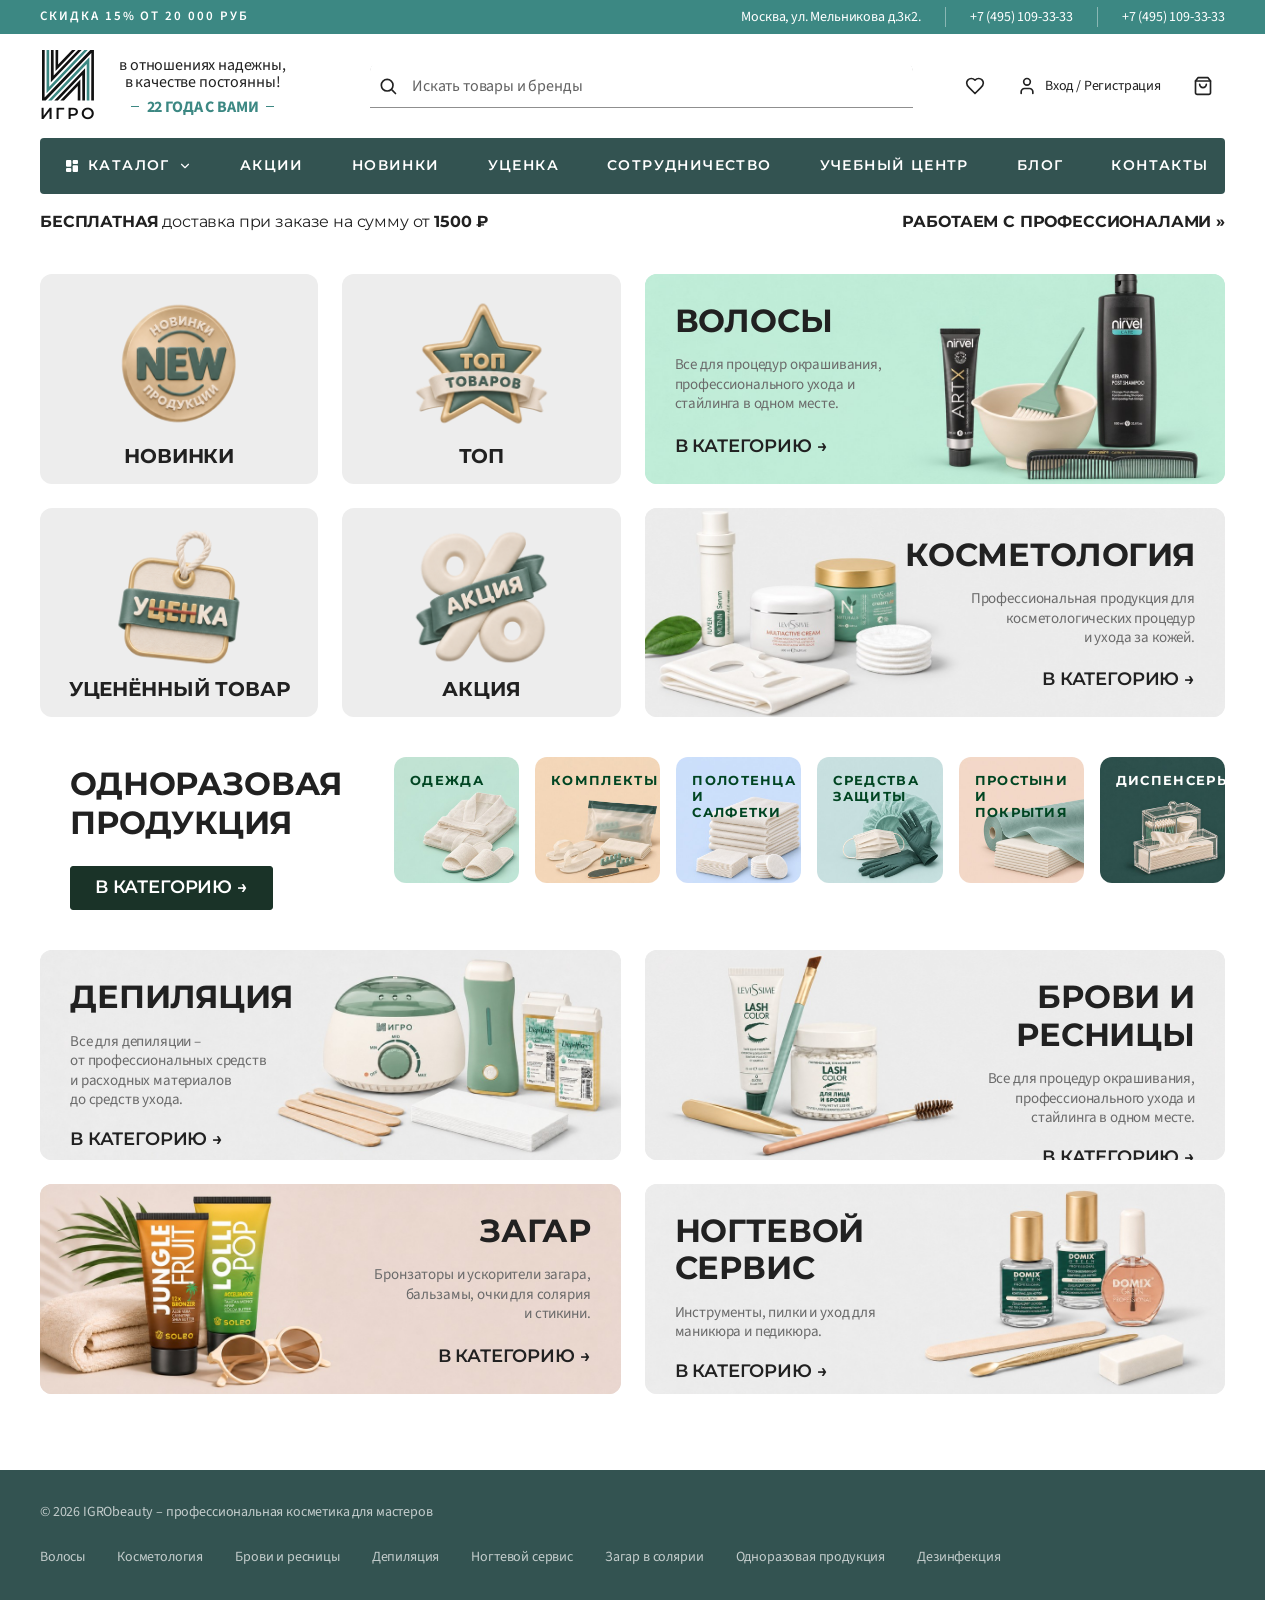
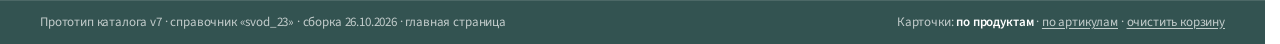
<file: index.html>
<!doctype html>
<html lang="ru">
<head>
<meta charset="utf-8">
<meta name="viewport" content="width=device-width, initial-scale=1">
<meta name="robots" content="noindex, nofollow">
<title>Каталог IGRObeauty – главная</title>
<link rel="stylesheet" href="ds/styles.css">
<link rel="stylesheet" href="styles.css">
</head>
<body class="igro" data-page="home" data-default="hair"><div class="ig-topbar"><div class="ig-container ig-topbar__inner">
  <div class="ig-topbar__promo">Скидка 15% от 20&nbsp;000 руб</div>
  <div class="ig-topbar__contacts"><span>Москва, ул. Мельникова д.3к2.</span><span class="ig-topbar__sep"></span><a href="tel:+74951093333">+7 (495) 109-33-33</a><span class="ig-topbar__sep"></span><a href="tel:+74951093333">+7 (495) 109-33-33</a></div>
</div></div><div class="ig-mast-slot"><div class="ig-mast is-clear" data-mast><header class="ig-header"><div class="ig-container ig-header__inner">
  <a class="ig-logo" href="index.html" aria-label="ИГРО – на главную"><span class="ig-logo__mark"><span class="ig-logo__sign"><svg class="ig-logo__svg" viewBox="0 0 675.879 657.612" aria-hidden="true" focusable="false"><path class="m-acc" fill-rule="evenodd" d="M59.1348 0V562.578L595.209 0H550.008L93.78 476.161V0H59.1348Z"/><path class="m-acc" fill-rule="evenodd" d="M615.926 657.023V94.4453L79.8516 657.023H124.997L581.337 180.862V657.023H615.926Z"/><path class="m-ink" fill-rule="evenodd" d="M33.8591 618.954L35.1506 0.505859H0V657.53H47.8969L641.246 39.0817L639.898 657.53H675.049V0.505859H627.208L33.8591 618.954Z"/><path class="m-ink" fill-rule="evenodd" d="M116.346 0L114.998 418.943L515.468 0H468.862L152.282 331.235L150.935 0H116.346Z"/><path class="m-ink" fill-rule="evenodd" d="M176.258 0V273.961L436.911 0H390.362L209.443 187.545L210.791 0H176.258Z"/><path class="m-ink" fill-rule="evenodd" d="M560.052 238.139L159.639 657.026H206.188L522.824 325.847L524.116 657.026H558.761L560.052 238.139Z"/><path class="m-ink" fill-rule="evenodd" d="M498.85 383.064L238.141 657.026H284.746L465.609 469.481L464.317 657.026H498.85V383.064Z"/></svg><svg class="ig-logo__svg-dark" viewBox="0 0 665.595 648.001" aria-hidden="true" focusable="false"><path class="m-ink" fill-rule="evenodd" d="M665.595 648.001V0.511719H625.694L22.5327 629.101L23.8949 0.511719H0V648.001H39.9005L643.005 19.3552L641.7 648.001H665.595Z"/><path class="m-ink" fill-rule="evenodd" d="M140.023 0H116.639L115.391 400.254L497.936 0H466.946L141.386 340.545L140.023 0Z"/><path class="m-ink" fill-rule="evenodd" d="M176.74 0V254.841L419.208 0H388.162L198.592 196.551L199.954 0H176.74Z"/><path class="m-ink" fill-rule="evenodd" d="M525.569 647.49H548.953L550.202 247.293L167.656 647.49H198.646L524.207 307.002L525.569 647.49Z"/><path class="m-ink" fill-rule="evenodd" d="M488.849 647.49V392.648L246.381 647.49H277.427L466.997 450.938L465.635 647.49H488.849Z"/><path class="m-acc" fill-rule="evenodd" d="M59.3101 0V544.247L577.96 0H548.219L82.6374 485.901V0H59.3101Z"/><path class="m-acc" fill-rule="evenodd" d="M606.274 647.488V103.184L87.6248 647.488H117.252L582.947 161.53V647.488H606.274Z"/></svg></span><span class="ig-logo__word">ИГРО</span></span><span class="ig-logo__tagline"><span class="ig-logo__motto">в отношениях надежны,<br>в качестве постоянны!</span><span class="ig-logo__years">22 года с вами</span></span></a>
  <div class="igro-search ig-search" role="search"><span class="igro-search__icon"><i class="ig-ic ig-ic--search ig-ic-20" aria-hidden="true"></i></span><input class="igro-search__input" type="search" placeholder="Искать товары и бренды" aria-label="Поиск"></div>
  <div class="ig-actions"><button type="button" class="igro-icon-btn igro-icon-btn--ghost ig-search-btn" data-search-open aria-label="Поиск"><i class="ig-ic ig-ic--search ig-ic-20" aria-hidden="true"></i></button><button type="button" class="igro-icon-btn igro-icon-btn--ghost" aria-label="Избранное"><i class="ig-ic ig-ic--heart ig-ic-20" aria-hidden="true"></i></button><button type="button" class="ig-action" aria-label="Вход / Регистрация"><i class="ig-ic ig-ic--user ig-ic-20" aria-hidden="true"></i><span class="ig-action__label">Вход / Регистрация</span></button><button type="button" class="ig-action ig-cart" data-cart aria-label="Корзина пуста"><span class="ig-cart__icon"><i class="ig-ic ig-ic--cart ig-ic-20" aria-hidden="true"></i><span class="ig-cart__count" aria-hidden="true" hidden></span></span><span class="ig-cart__sum" aria-hidden="true" hidden></span></button></div>
</div></header><nav class="ig-mainnav"><div class="ig-container ig-mainnav__inner">
  <div class="ig-mainnav__list"><a class="ig-navlink" href="index.html" data-toggle="mega" aria-expanded="false"><i class="ig-ic ig-ic--grid ig-ic-16" aria-hidden="true"></i> Каталог <i class="ig-ic ig-ic--chevron ig-ic-14" aria-hidden="true"></i></a></div>
  <div class="ig-mainnav__list ig-mainnav__list--end"><a class="ig-navlink" href="#">Акции</a><a class="ig-navlink" href="#">Новинки</a><a class="ig-navlink" href="#">Уценка</a><a class="ig-navlink" href="#">Сотрудничество</a><a class="ig-navlink" href="#">Учебный центр</a><a class="ig-navlink" href="#">Блог</a><a class="ig-navlink" href="#">Контакты</a></div>
  </div>
  <div class="ig-mega ig-mega--sidebar" id="mega" aria-hidden="true"></div>
</nav></div></div><div id="page"><main class="ig-home">
<div class="ig-container">
  <div class="ig-home__strip">
    <p class="ig-home__delivery"><b>Бесплатная</b> доставка при заказе на&nbsp;сумму от&nbsp;<b>1500&nbsp;₽</b></p>
    <a class="ig-home__pro" href="#">Работаем с профессионалами&nbsp;»</a>
  </div>

  <h1 class="igro-sr-only">Каталог IGRObeauty</h1>

  <nav class="ig-home__top" aria-label="Подборки и разделы">
    <a class="ig-promo ig-promo--new" href="#"><img src="assets/home/promo-new.png" width="608" height="608" alt="" decoding="async"><span class="ig-promo__t">Новинки</span></a>
    <a class="ig-promo ig-promo--top" href="#"><img src="assets/home/promo-top.png" width="608" height="608" alt="" decoding="async"><span class="ig-promo__t">Топ</span></a>
    <a class="ig-cat" href="category.html" style="--cat-img: url(&quot;assets/home/cat-hair.jpg&quot;); --cat-bg: #bfecd8">
      <span class="ig-cat__body"><span class="ig-cat__t">Волосы</span><span class="ig-cat__d">Все для процедур окрашивания, профессионального ухода и стайлинга в&nbsp;одном месте.</span><span class="ig-cat__go">В категорию →</span></span>
    </a>
    <a class="ig-promo ig-promo--markdown" href="#"><img src="assets/home/promo-markdown.png" width="608" height="608" alt="" decoding="async"><span class="ig-promo__t">Уценённый товар</span></a>
    <a class="ig-promo ig-promo--sale" href="#"><img src="assets/home/promo-sale.png" width="608" height="608" alt="" decoding="async"><span class="ig-promo__t">Акция</span></a>
    <a class="ig-cat ig-cat--end" href="category.html?id=cosmetology" style="--cat-img: url(&quot;assets/home/cat-cosmet.jpg&quot;); --cat-bg: #ededed">
      <span class="ig-cat__body"><span class="ig-cat__t">Косметология</span><span class="ig-cat__d">Профессиональная продукция для косметологических процедур и&nbsp;ухода за&nbsp;кожей.</span><span class="ig-cat__go">В категорию →</span></span>
    </a>
  </nav>


  <section class="ig-dispo" aria-labelledby="ig-dispo-t">
    <div class="ig-dispo__head">
      <h2 class="ig-dispo__t" id="ig-dispo-t">Одноразовая продукция</h2>
      <a class="igro-btn igro-btn--dark ig-dispo__btn" href="category.html?id=disposable">В категорию →</a>
    </div>
    <ul class="ig-dispo__list">
      <li><a class="ig-banner" data-banner="dispo-odnorazovaya-odezhda" href="subcategory.html?id=dispo-odnorazovaya-odezhda" title="Одноразовая одежда"><img class="ig-banner__img" src="assets/banners/dispo-odnorazovaya-odezhda.jpg" width="480" height="480" alt="" loading="lazy" decoding="async"><span class="ig-banner__t">Одежда</span></a></li>
      <li><a class="ig-banner" data-banner="dispo-odnorazovye-komplekty" href="subcategory.html?id=dispo-odnorazovye-komplekty" title="Одноразовые комплекты"><img class="ig-banner__img" src="assets/banners/dispo-odnorazovye-komplekty.jpg" width="480" height="480" alt="" loading="lazy" decoding="async"><span class="ig-banner__t">Комплекты</span></a></li>
      <li><a class="ig-banner" data-banner="dispo-polotenca-i-salfetki" href="subcategory.html?id=dispo-polotenca-i-salfetki" title="Полотенца и салфетки"><img class="ig-banner__img" src="assets/banners/dispo-polotenca-i-salfetki.jpg" width="480" height="480" alt="" loading="lazy" decoding="async"><span class="ig-banner__t">Полотенца и салфетки</span></a></li>
      <li><a class="ig-banner" data-banner="dispo-sredstva-dlya-zaschity" href="subcategory.html?id=dispo-sredstva-dlya-zaschity" title="Средства для защиты"><img class="ig-banner__img" src="assets/banners/dispo-sredstva-dlya-zaschity.jpg" width="480" height="480" alt="" loading="lazy" decoding="async"><span class="ig-banner__t">Средства защиты</span></a></li>
      <li><a class="ig-banner" data-banner="dispo-prostyni-i-pokrytiya" href="subcategory.html?id=dispo-prostyni-i-pokrytiya" title="Простыни и покрытия"><img class="ig-banner__img" src="assets/banners/dispo-prostyni-i-pokrytiya.jpg" width="480" height="480" alt="" loading="lazy" decoding="async"><span class="ig-banner__t">Простыни и покрытия</span></a></li>
      <li><a class="ig-banner" data-banner="dispo-dispensery-i-oborudovanie-dlya-rashodnyh-materialov" href="subcategory.html?id=dispo-dispensery-i-oborudovanie-dlya-rashodnyh-materialov" title="Диспенсеры и оборудование для расходных материалов"><img class="ig-banner__img" src="assets/banners/dispo-dispensery-i-oborudovanie-dlya-rashodnyh-materialov.jpg" width="480" height="480" alt="" loading="lazy" decoding="async"><span class="ig-banner__t">Диспенсеры</span></a></li>
    </ul>
  </section>

  <div class="ig-cats">
    <a class="ig-cat" href="category.html?id=depilation" style="--cat-img: url(&quot;assets/home/cat-depil.jpg&quot;); --cat-bg: #ededed">
      <span class="ig-cat__body"><span class="ig-cat__t">Депиляция</span><span class="ig-cat__d">Все для депиляции – от&nbsp;профессиональных средств и&nbsp;расходных материалов до&nbsp;средств ухода.</span><span class="ig-cat__go">В категорию →</span></span>
    </a>
    <a class="ig-cat ig-cat--end" href="category.html?id=brows" style="--cat-img: url(&quot;assets/home/cat-brows.jpg&quot;); --cat-bg: #ededed">
      <span class="ig-cat__body"><span class="ig-cat__t">Брови и ресницы</span><span class="ig-cat__d">Все для процедур окрашивания, профессионального ухода и стайлинга в&nbsp;одном месте.</span><span class="ig-cat__go">В категорию →</span></span>
    </a>
  </div>


  <div class="ig-cats">
    <a class="ig-cat ig-cat--end" href="category.html?id=tanning" style="--cat-img: url(&quot;assets/home/cat-tan.jpg&quot;); --cat-bg: #e8d7cf">
      <span class="ig-cat__body"><span class="ig-cat__t">Загар</span><span class="ig-cat__d">Бронзаторы и&nbsp;ускорители загара, бальзамы, очки для солярия и&nbsp;стикини.</span><span class="ig-cat__go">В категорию →</span></span>
    </a>
    <a class="ig-cat" href="category.html?id=nails" style="--cat-img: url(&quot;assets/home/cat-nails.jpg&quot;); --cat-bg: #ededed">
      <span class="ig-cat__body"><span class="ig-cat__t">Ногтевой сервис</span><span class="ig-cat__d">Инструменты, пилки и&nbsp;уход для маникюра и&nbsp;педикюра.</span><span class="ig-cat__go">В категорию →</span></span>
    </a>
  </div>
</div>
</main></div><div class="ig-scrim" data-close></div><aside class="ig-drawer" id="drawer-filters" role="dialog" aria-modal="true" aria-labelledby="drawer-filters-title" aria-hidden="true">
  <div class="ig-drawer__head"><h2 class="igro-h3 ig-drawer__title" id="drawer-filters-title">Фильтры</h2><button type="button" class="igro-icon-btn igro-icon-btn--ghost ig-drawer__close" data-close aria-label="Закрыть"><i class="ig-ic ig-ic--close ig-ic-20" aria-hidden="true"></i></button></div>
  <div class="ig-drawer__body ig-facets"></div>
  <div class="ig-drawer__foot"><button type="button" class="igro-btn igro-btn--primary igro-btn--lg" data-apply>Показать</button><button type="button" class="igro-btn igro-btn--secondary igro-btn--lg" data-close data-reset>Сбросить</button></div>
</aside><footer class="ig-footer"><div class="ig-container ig-footer__inner">
  <span>© 2026 IGRObeauty&nbsp;– профессиональная косметика для мастеров</span>
  <nav class="ig-footer__nav" id="ig-footer-nav"></nav>
</div><div class="ig-container ig-proto" id="ig-proto"></div></footer>
<script src="data.js"></script>
<script src="render.js"></script>
<script src="script.js"></script>
</body>
</html>
</file>
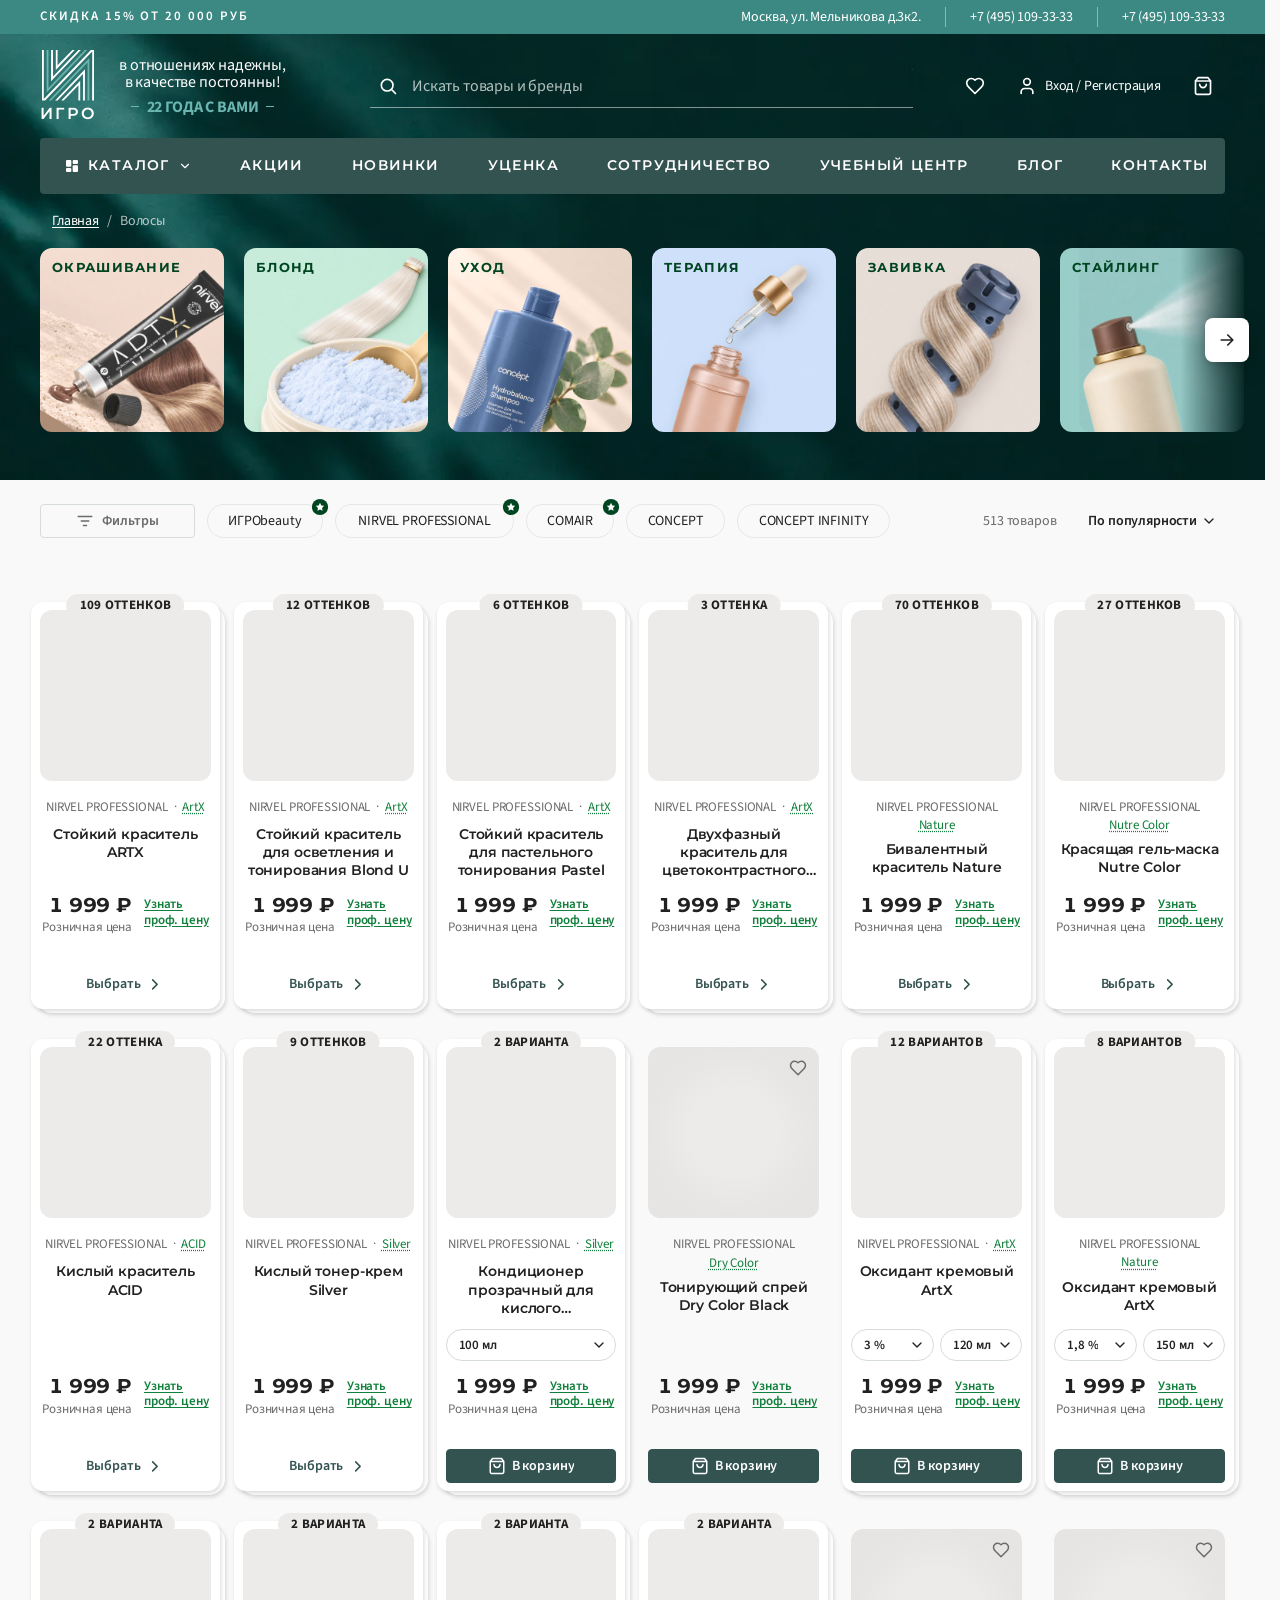
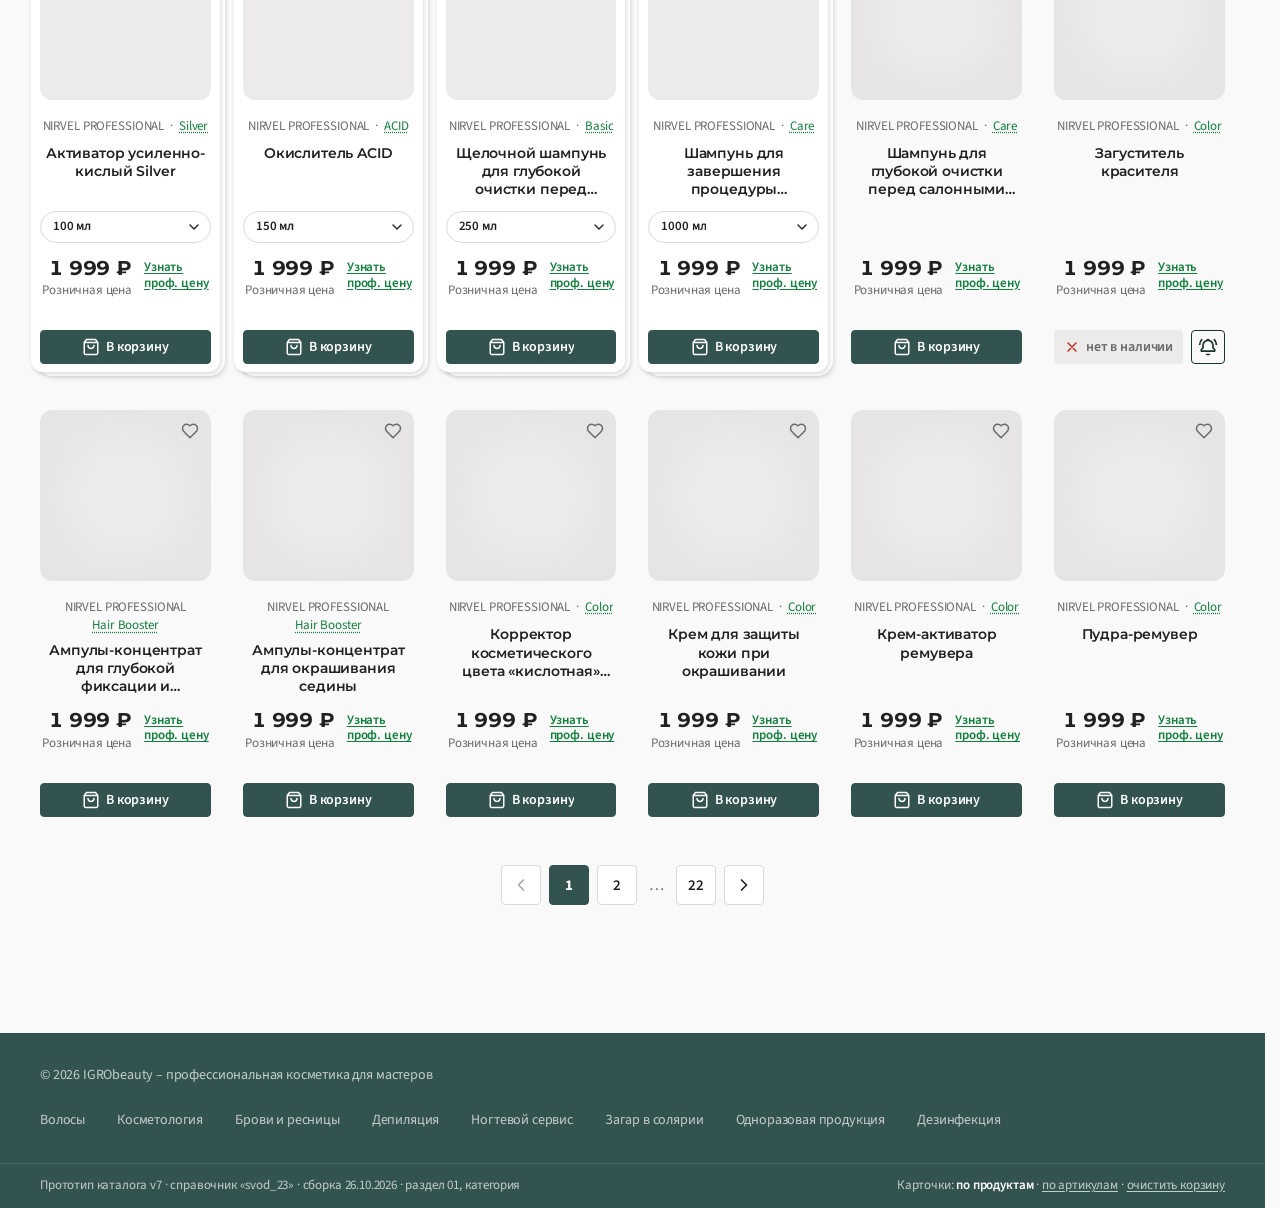
<file: category.html>
<!doctype html>
<html lang="ru">
<head>
<meta charset="utf-8">
<meta name="viewport" content="width=device-width, initial-scale=1">
<meta name="robots" content="noindex, nofollow">
<title>Каталог – IGRObeauty</title>
<link rel="stylesheet" href="ds/styles.css">
<link rel="stylesheet" href="styles.css">
</head>
<body class="igro" data-default="hair"><div class="ig-topbar"><div class="ig-container ig-topbar__inner">
  <div class="ig-topbar__promo">Скидка 15% от 20&nbsp;000 руб</div>
  <div class="ig-topbar__contacts"><span>Москва, ул. Мельникова д.3к2.</span><span class="ig-topbar__sep"></span><a href="tel:+74951093333">+7 (495) 109-33-33</a><span class="ig-topbar__sep"></span><a href="tel:+74951093333">+7 (495) 109-33-33</a></div>
</div></div><div class="ig-mast-slot"><div class="ig-mast is-clear" data-mast><header class="ig-header"><div class="ig-container ig-header__inner">
  <a class="ig-logo" href="index.html" aria-label="ИГРО – на главную"><span class="ig-logo__mark"><span class="ig-logo__sign"><svg class="ig-logo__svg" viewBox="0 0 675.879 657.612" aria-hidden="true" focusable="false"><path class="m-acc" fill-rule="evenodd" d="M59.1348 0V562.578L595.209 0H550.008L93.78 476.161V0H59.1348Z"/><path class="m-acc" fill-rule="evenodd" d="M615.926 657.023V94.4453L79.8516 657.023H124.997L581.337 180.862V657.023H615.926Z"/><path class="m-ink" fill-rule="evenodd" d="M33.8591 618.954L35.1506 0.505859H0V657.53H47.8969L641.246 39.0817L639.898 657.53H675.049V0.505859H627.208L33.8591 618.954Z"/><path class="m-ink" fill-rule="evenodd" d="M116.346 0L114.998 418.943L515.468 0H468.862L152.282 331.235L150.935 0H116.346Z"/><path class="m-ink" fill-rule="evenodd" d="M176.258 0V273.961L436.911 0H390.362L209.443 187.545L210.791 0H176.258Z"/><path class="m-ink" fill-rule="evenodd" d="M560.052 238.139L159.639 657.026H206.188L522.824 325.847L524.116 657.026H558.761L560.052 238.139Z"/><path class="m-ink" fill-rule="evenodd" d="M498.85 383.064L238.141 657.026H284.746L465.609 469.481L464.317 657.026H498.85V383.064Z"/></svg><svg class="ig-logo__svg-dark" viewBox="0 0 665.595 648.001" aria-hidden="true" focusable="false"><path class="m-ink" fill-rule="evenodd" d="M665.595 648.001V0.511719H625.694L22.5327 629.101L23.8949 0.511719H0V648.001H39.9005L643.005 19.3552L641.7 648.001H665.595Z"/><path class="m-ink" fill-rule="evenodd" d="M140.023 0H116.639L115.391 400.254L497.936 0H466.946L141.386 340.545L140.023 0Z"/><path class="m-ink" fill-rule="evenodd" d="M176.74 0V254.841L419.208 0H388.162L198.592 196.551L199.954 0H176.74Z"/><path class="m-ink" fill-rule="evenodd" d="M525.569 647.49H548.953L550.202 247.293L167.656 647.49H198.646L524.207 307.002L525.569 647.49Z"/><path class="m-ink" fill-rule="evenodd" d="M488.849 647.49V392.648L246.381 647.49H277.427L466.997 450.938L465.635 647.49H488.849Z"/><path class="m-acc" fill-rule="evenodd" d="M59.3101 0V544.247L577.96 0H548.219L82.6374 485.901V0H59.3101Z"/><path class="m-acc" fill-rule="evenodd" d="M606.274 647.488V103.184L87.6248 647.488H117.252L582.947 161.53V647.488H606.274Z"/></svg></span><span class="ig-logo__word">ИГРО</span></span><span class="ig-logo__tagline"><span class="ig-logo__motto">в отношениях надежны,<br>в качестве постоянны!</span><span class="ig-logo__years">22 года с вами</span></span></a>
  <div class="igro-search ig-search" role="search"><span class="igro-search__icon"><i class="ig-ic ig-ic--search ig-ic-20" aria-hidden="true"></i></span><input class="igro-search__input" type="search" placeholder="Искать товары и бренды" aria-label="Поиск"></div>
  <div class="ig-actions"><button type="button" class="igro-icon-btn igro-icon-btn--ghost ig-search-btn" data-search-open aria-label="Поиск"><i class="ig-ic ig-ic--search ig-ic-20" aria-hidden="true"></i></button><button type="button" class="igro-icon-btn igro-icon-btn--ghost" aria-label="Избранное"><i class="ig-ic ig-ic--heart ig-ic-20" aria-hidden="true"></i></button><button type="button" class="ig-action" aria-label="Вход / Регистрация"><i class="ig-ic ig-ic--user ig-ic-20" aria-hidden="true"></i><span class="ig-action__label">Вход / Регистрация</span></button><button type="button" class="ig-action ig-cart" data-cart aria-label="Корзина пуста"><span class="ig-cart__icon"><i class="ig-ic ig-ic--cart ig-ic-20" aria-hidden="true"></i><span class="ig-cart__count" aria-hidden="true" hidden></span></span><span class="ig-cart__sum" aria-hidden="true" hidden></span></button></div>
</div></header><nav class="ig-mainnav"><div class="ig-container ig-mainnav__inner">
  <div class="ig-mainnav__list"><a class="ig-navlink" href="index.html" data-toggle="mega" aria-expanded="false"><i class="ig-ic ig-ic--grid ig-ic-16" aria-hidden="true"></i> Каталог <i class="ig-ic ig-ic--chevron ig-ic-14" aria-hidden="true"></i></a></div>
  <div class="ig-mainnav__list ig-mainnav__list--end"><a class="ig-navlink" href="#">Акции</a><a class="ig-navlink" href="#">Новинки</a><a class="ig-navlink" href="#">Уценка</a><a class="ig-navlink" href="#">Сотрудничество</a><a class="ig-navlink" href="#">Учебный центр</a><a class="ig-navlink" href="#">Блог</a><a class="ig-navlink" href="#">Контакты</a></div>
  </div>
  <div class="ig-mega ig-mega--sidebar" id="mega" aria-hidden="true"></div>
</nav></div></div><div id="page"></div><div class="ig-scrim" data-close></div><aside class="ig-drawer" id="drawer-filters" role="dialog" aria-modal="true" aria-labelledby="drawer-filters-title" aria-hidden="true">
  <div class="ig-drawer__head"><h2 class="igro-h3 ig-drawer__title" id="drawer-filters-title">Фильтры</h2><button type="button" class="igro-icon-btn igro-icon-btn--ghost ig-drawer__close" data-close aria-label="Закрыть"><i class="ig-ic ig-ic--close ig-ic-20" aria-hidden="true"></i></button></div>
  <div class="ig-drawer__body ig-facets"></div>
  <div class="ig-drawer__foot"><button type="button" class="igro-btn igro-btn--primary igro-btn--lg" data-apply>Показать</button><button type="button" class="igro-btn igro-btn--secondary igro-btn--lg" data-close data-reset>Сбросить</button></div>
</aside><footer class="ig-footer"><div class="ig-container ig-footer__inner">
  <span>© 2026 IGRObeauty&nbsp;– профессиональная косметика для мастеров</span>
  <nav class="ig-footer__nav" id="ig-footer-nav"></nav>
</div><div class="ig-container ig-proto" id="ig-proto"></div></footer>
<script src="data.js"></script>
<script src="render.js"></script>
<script src="script.js"></script>
</body>
</html>
</file>
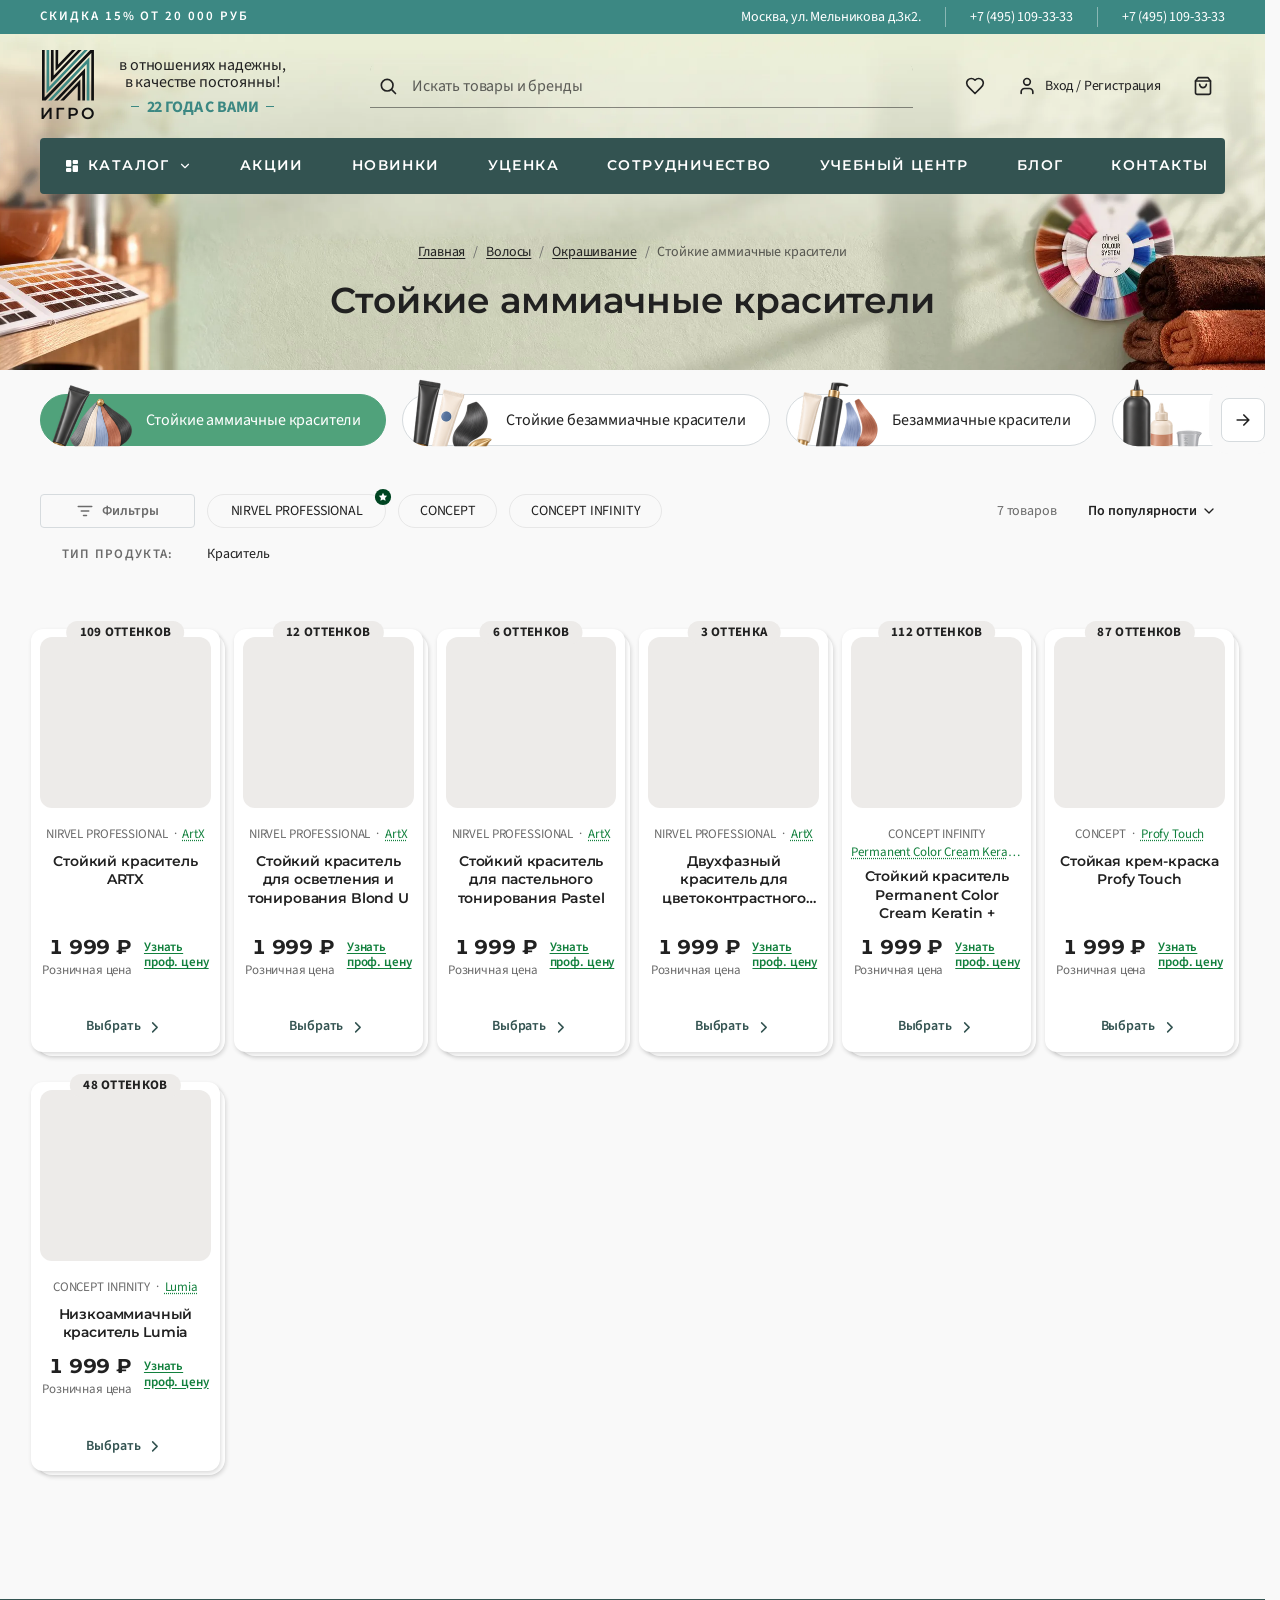
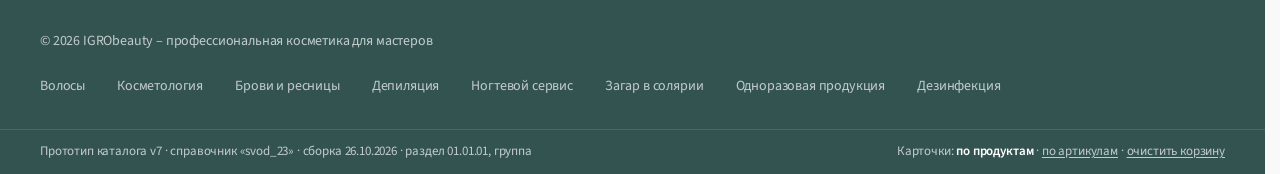
<file: group.html>
<!doctype html>
<html lang="ru">
<head>
<meta charset="utf-8">
<meta name="viewport" content="width=device-width, initial-scale=1">
<meta name="robots" content="noindex, nofollow">
<title>Группа – IGRObeauty</title>
<link rel="stylesheet" href="ds/styles.css">
<link rel="stylesheet" href="styles.css">
</head>
<body class="igro" data-default="hair-okrashivanie-stoykie-ammiachnye-krasiteli"><div class="ig-topbar"><div class="ig-container ig-topbar__inner">
  <div class="ig-topbar__promo">Скидка 15% от 20&nbsp;000 руб</div>
  <div class="ig-topbar__contacts"><span>Москва, ул. Мельникова д.3к2.</span><span class="ig-topbar__sep"></span><a href="tel:+74951093333">+7 (495) 109-33-33</a><span class="ig-topbar__sep"></span><a href="tel:+74951093333">+7 (495) 109-33-33</a></div>
</div></div><div class="ig-mast-slot"><div class="ig-mast is-clear" data-mast><header class="ig-header"><div class="ig-container ig-header__inner">
  <a class="ig-logo" href="index.html" aria-label="ИГРО – на главную"><span class="ig-logo__mark"><span class="ig-logo__sign"><svg class="ig-logo__svg" viewBox="0 0 675.879 657.612" aria-hidden="true" focusable="false"><path class="m-acc" fill-rule="evenodd" d="M59.1348 0V562.578L595.209 0H550.008L93.78 476.161V0H59.1348Z"/><path class="m-acc" fill-rule="evenodd" d="M615.926 657.023V94.4453L79.8516 657.023H124.997L581.337 180.862V657.023H615.926Z"/><path class="m-ink" fill-rule="evenodd" d="M33.8591 618.954L35.1506 0.505859H0V657.53H47.8969L641.246 39.0817L639.898 657.53H675.049V0.505859H627.208L33.8591 618.954Z"/><path class="m-ink" fill-rule="evenodd" d="M116.346 0L114.998 418.943L515.468 0H468.862L152.282 331.235L150.935 0H116.346Z"/><path class="m-ink" fill-rule="evenodd" d="M176.258 0V273.961L436.911 0H390.362L209.443 187.545L210.791 0H176.258Z"/><path class="m-ink" fill-rule="evenodd" d="M560.052 238.139L159.639 657.026H206.188L522.824 325.847L524.116 657.026H558.761L560.052 238.139Z"/><path class="m-ink" fill-rule="evenodd" d="M498.85 383.064L238.141 657.026H284.746L465.609 469.481L464.317 657.026H498.85V383.064Z"/></svg><svg class="ig-logo__svg-dark" viewBox="0 0 665.595 648.001" aria-hidden="true" focusable="false"><path class="m-ink" fill-rule="evenodd" d="M665.595 648.001V0.511719H625.694L22.5327 629.101L23.8949 0.511719H0V648.001H39.9005L643.005 19.3552L641.7 648.001H665.595Z"/><path class="m-ink" fill-rule="evenodd" d="M140.023 0H116.639L115.391 400.254L497.936 0H466.946L141.386 340.545L140.023 0Z"/><path class="m-ink" fill-rule="evenodd" d="M176.74 0V254.841L419.208 0H388.162L198.592 196.551L199.954 0H176.74Z"/><path class="m-ink" fill-rule="evenodd" d="M525.569 647.49H548.953L550.202 247.293L167.656 647.49H198.646L524.207 307.002L525.569 647.49Z"/><path class="m-ink" fill-rule="evenodd" d="M488.849 647.49V392.648L246.381 647.49H277.427L466.997 450.938L465.635 647.49H488.849Z"/><path class="m-acc" fill-rule="evenodd" d="M59.3101 0V544.247L577.96 0H548.219L82.6374 485.901V0H59.3101Z"/><path class="m-acc" fill-rule="evenodd" d="M606.274 647.488V103.184L87.6248 647.488H117.252L582.947 161.53V647.488H606.274Z"/></svg></span><span class="ig-logo__word">ИГРО</span></span><span class="ig-logo__tagline"><span class="ig-logo__motto">в отношениях надежны,<br>в качестве постоянны!</span><span class="ig-logo__years">22 года с вами</span></span></a>
  <div class="igro-search ig-search" role="search"><span class="igro-search__icon"><i class="ig-ic ig-ic--search ig-ic-20" aria-hidden="true"></i></span><input class="igro-search__input" type="search" placeholder="Искать товары и бренды" aria-label="Поиск"></div>
  <div class="ig-actions"><button type="button" class="igro-icon-btn igro-icon-btn--ghost ig-search-btn" data-search-open aria-label="Поиск"><i class="ig-ic ig-ic--search ig-ic-20" aria-hidden="true"></i></button><button type="button" class="igro-icon-btn igro-icon-btn--ghost" aria-label="Избранное"><i class="ig-ic ig-ic--heart ig-ic-20" aria-hidden="true"></i></button><button type="button" class="ig-action" aria-label="Вход / Регистрация"><i class="ig-ic ig-ic--user ig-ic-20" aria-hidden="true"></i><span class="ig-action__label">Вход / Регистрация</span></button><button type="button" class="ig-action ig-cart" data-cart aria-label="Корзина пуста"><span class="ig-cart__icon"><i class="ig-ic ig-ic--cart ig-ic-20" aria-hidden="true"></i><span class="ig-cart__count" aria-hidden="true" hidden></span></span><span class="ig-cart__sum" aria-hidden="true" hidden></span></button></div>
</div></header><nav class="ig-mainnav"><div class="ig-container ig-mainnav__inner">
  <div class="ig-mainnav__list"><a class="ig-navlink" href="index.html" data-toggle="mega" aria-expanded="false"><i class="ig-ic ig-ic--grid ig-ic-16" aria-hidden="true"></i> Каталог <i class="ig-ic ig-ic--chevron ig-ic-14" aria-hidden="true"></i></a></div>
  <div class="ig-mainnav__list ig-mainnav__list--end"><a class="ig-navlink" href="#">Акции</a><a class="ig-navlink" href="#">Новинки</a><a class="ig-navlink" href="#">Уценка</a><a class="ig-navlink" href="#">Сотрудничество</a><a class="ig-navlink" href="#">Учебный центр</a><a class="ig-navlink" href="#">Блог</a><a class="ig-navlink" href="#">Контакты</a></div>
  </div>
  <div class="ig-mega ig-mega--sidebar" id="mega" aria-hidden="true"></div>
</nav></div></div><div id="page"></div><div class="ig-scrim" data-close></div><aside class="ig-drawer" id="drawer-filters" role="dialog" aria-modal="true" aria-labelledby="drawer-filters-title" aria-hidden="true">
  <div class="ig-drawer__head"><h2 class="igro-h3 ig-drawer__title" id="drawer-filters-title">Фильтры</h2><button type="button" class="igro-icon-btn igro-icon-btn--ghost ig-drawer__close" data-close aria-label="Закрыть"><i class="ig-ic ig-ic--close ig-ic-20" aria-hidden="true"></i></button></div>
  <div class="ig-drawer__body ig-facets"></div>
  <div class="ig-drawer__foot"><button type="button" class="igro-btn igro-btn--primary igro-btn--lg" data-apply>Показать</button><button type="button" class="igro-btn igro-btn--secondary igro-btn--lg" data-close data-reset>Сбросить</button></div>
</aside><footer class="ig-footer"><div class="ig-container ig-footer__inner">
  <span>© 2026 IGRObeauty&nbsp;– профессиональная косметика для мастеров</span>
  <nav class="ig-footer__nav" id="ig-footer-nav"></nav>
</div><div class="ig-container ig-proto" id="ig-proto"></div></footer>
<script src="data.js"></script>
<script src="render.js"></script>
<script src="script.js"></script>
</body>
</html>
</file>
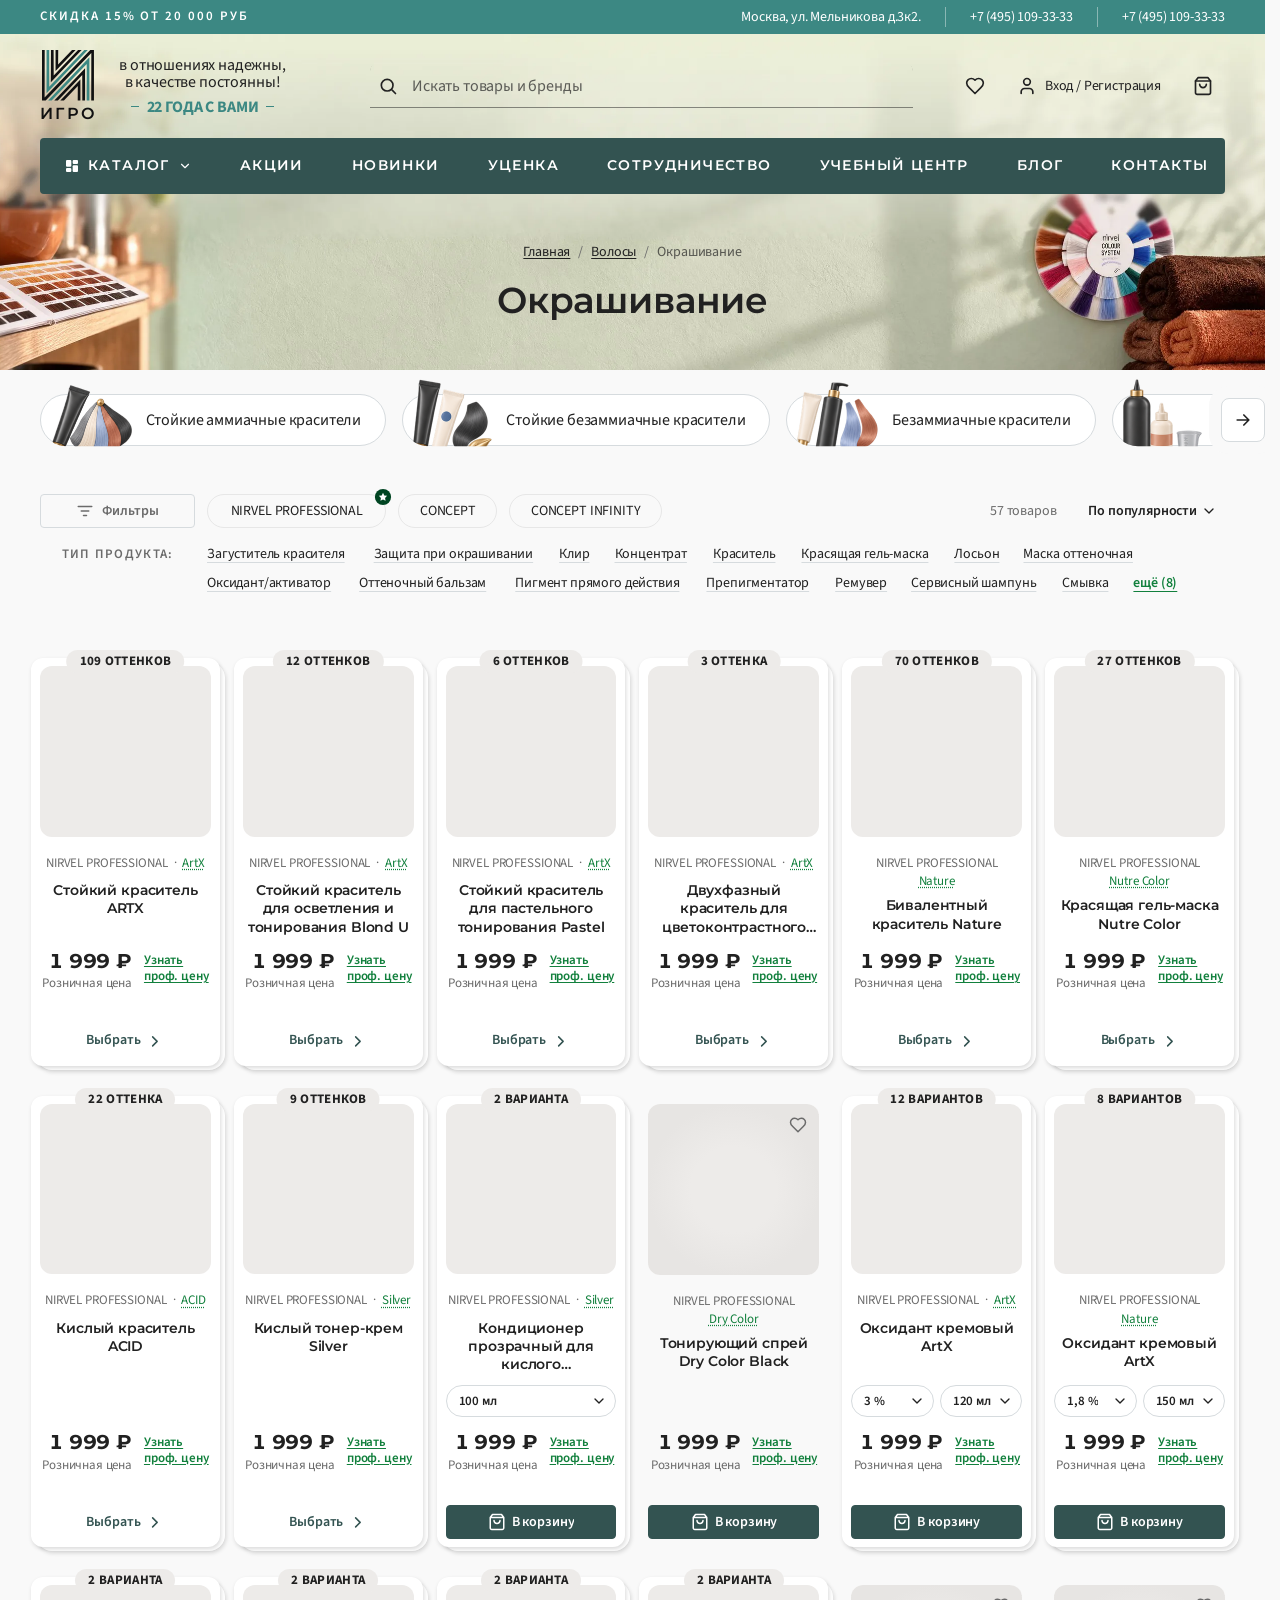
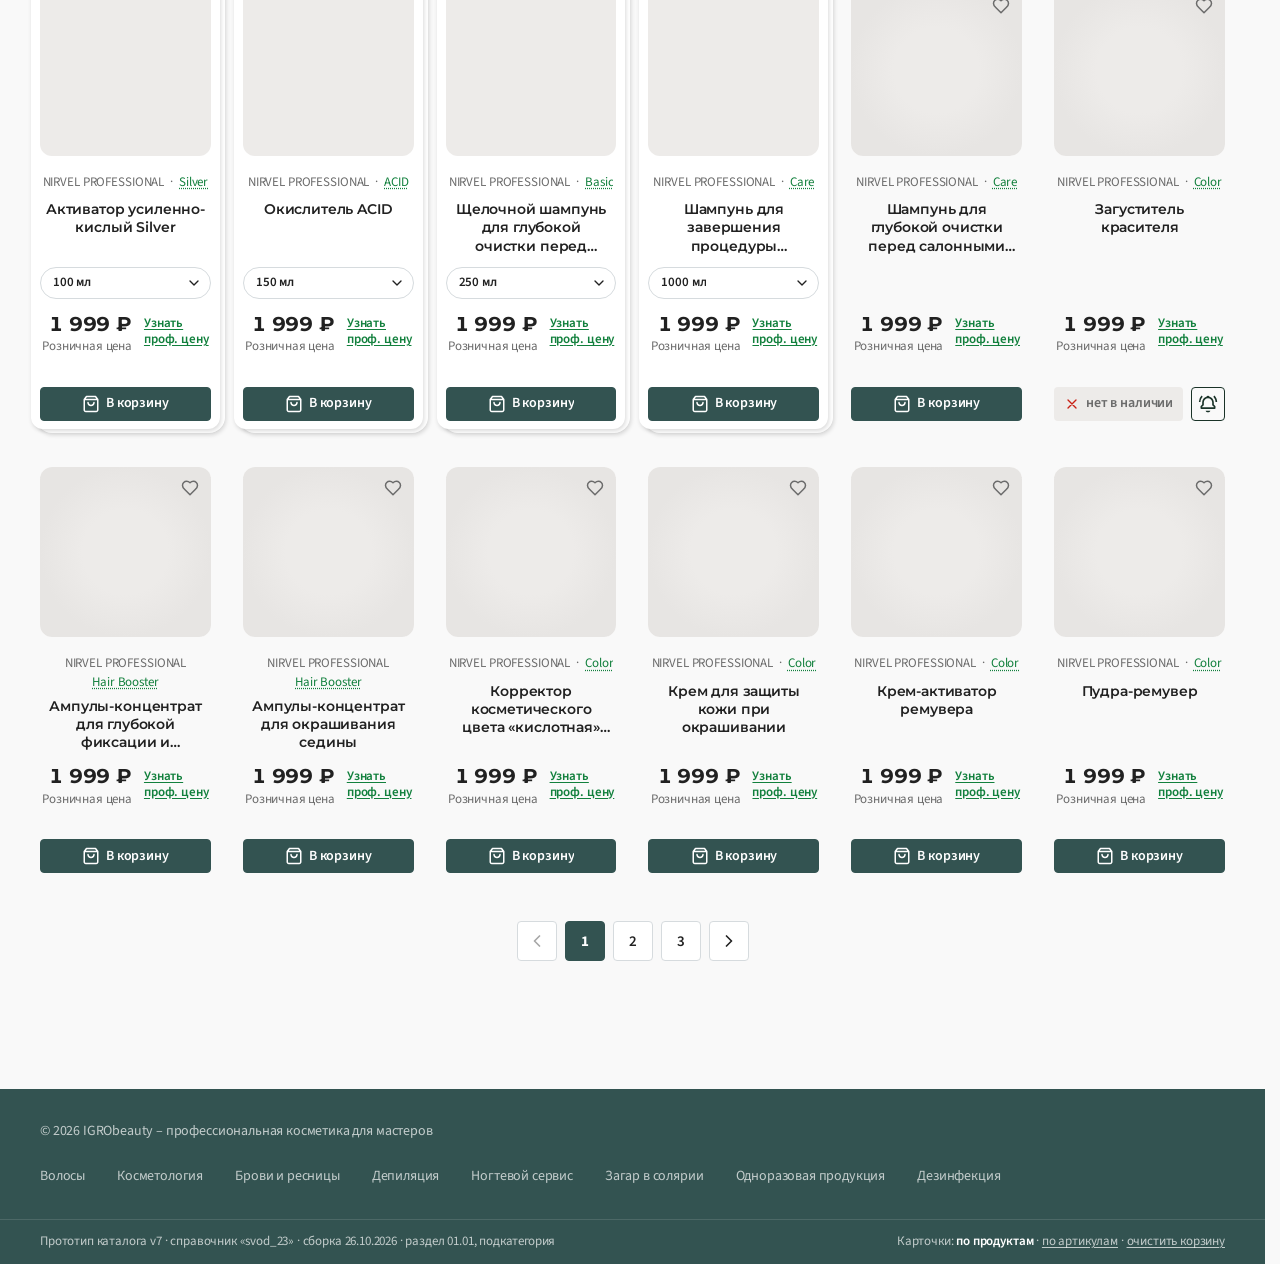
<file: subcategory.html>
<!doctype html>
<html lang="ru">
<head>
<meta charset="utf-8">
<meta name="viewport" content="width=device-width, initial-scale=1">
<meta name="robots" content="noindex, nofollow">
<title>Подкатегория – IGRObeauty</title>
<link rel="stylesheet" href="ds/styles.css">
<link rel="stylesheet" href="styles.css">
</head>
<body class="igro" data-default="hair-okrashivanie"><div class="ig-topbar"><div class="ig-container ig-topbar__inner">
  <div class="ig-topbar__promo">Скидка 15% от 20&nbsp;000 руб</div>
  <div class="ig-topbar__contacts"><span>Москва, ул. Мельникова д.3к2.</span><span class="ig-topbar__sep"></span><a href="tel:+74951093333">+7 (495) 109-33-33</a><span class="ig-topbar__sep"></span><a href="tel:+74951093333">+7 (495) 109-33-33</a></div>
</div></div><div class="ig-mast-slot"><div class="ig-mast is-clear" data-mast><header class="ig-header"><div class="ig-container ig-header__inner">
  <a class="ig-logo" href="index.html" aria-label="ИГРО – на главную"><span class="ig-logo__mark"><span class="ig-logo__sign"><svg class="ig-logo__svg" viewBox="0 0 675.879 657.612" aria-hidden="true" focusable="false"><path class="m-acc" fill-rule="evenodd" d="M59.1348 0V562.578L595.209 0H550.008L93.78 476.161V0H59.1348Z"/><path class="m-acc" fill-rule="evenodd" d="M615.926 657.023V94.4453L79.8516 657.023H124.997L581.337 180.862V657.023H615.926Z"/><path class="m-ink" fill-rule="evenodd" d="M33.8591 618.954L35.1506 0.505859H0V657.53H47.8969L641.246 39.0817L639.898 657.53H675.049V0.505859H627.208L33.8591 618.954Z"/><path class="m-ink" fill-rule="evenodd" d="M116.346 0L114.998 418.943L515.468 0H468.862L152.282 331.235L150.935 0H116.346Z"/><path class="m-ink" fill-rule="evenodd" d="M176.258 0V273.961L436.911 0H390.362L209.443 187.545L210.791 0H176.258Z"/><path class="m-ink" fill-rule="evenodd" d="M560.052 238.139L159.639 657.026H206.188L522.824 325.847L524.116 657.026H558.761L560.052 238.139Z"/><path class="m-ink" fill-rule="evenodd" d="M498.85 383.064L238.141 657.026H284.746L465.609 469.481L464.317 657.026H498.85V383.064Z"/></svg><svg class="ig-logo__svg-dark" viewBox="0 0 665.595 648.001" aria-hidden="true" focusable="false"><path class="m-ink" fill-rule="evenodd" d="M665.595 648.001V0.511719H625.694L22.5327 629.101L23.8949 0.511719H0V648.001H39.9005L643.005 19.3552L641.7 648.001H665.595Z"/><path class="m-ink" fill-rule="evenodd" d="M140.023 0H116.639L115.391 400.254L497.936 0H466.946L141.386 340.545L140.023 0Z"/><path class="m-ink" fill-rule="evenodd" d="M176.74 0V254.841L419.208 0H388.162L198.592 196.551L199.954 0H176.74Z"/><path class="m-ink" fill-rule="evenodd" d="M525.569 647.49H548.953L550.202 247.293L167.656 647.49H198.646L524.207 307.002L525.569 647.49Z"/><path class="m-ink" fill-rule="evenodd" d="M488.849 647.49V392.648L246.381 647.49H277.427L466.997 450.938L465.635 647.49H488.849Z"/><path class="m-acc" fill-rule="evenodd" d="M59.3101 0V544.247L577.96 0H548.219L82.6374 485.901V0H59.3101Z"/><path class="m-acc" fill-rule="evenodd" d="M606.274 647.488V103.184L87.6248 647.488H117.252L582.947 161.53V647.488H606.274Z"/></svg></span><span class="ig-logo__word">ИГРО</span></span><span class="ig-logo__tagline"><span class="ig-logo__motto">в отношениях надежны,<br>в качестве постоянны!</span><span class="ig-logo__years">22 года с вами</span></span></a>
  <div class="igro-search ig-search" role="search"><span class="igro-search__icon"><i class="ig-ic ig-ic--search ig-ic-20" aria-hidden="true"></i></span><input class="igro-search__input" type="search" placeholder="Искать товары и бренды" aria-label="Поиск"></div>
  <div class="ig-actions"><button type="button" class="igro-icon-btn igro-icon-btn--ghost ig-search-btn" data-search-open aria-label="Поиск"><i class="ig-ic ig-ic--search ig-ic-20" aria-hidden="true"></i></button><button type="button" class="igro-icon-btn igro-icon-btn--ghost" aria-label="Избранное"><i class="ig-ic ig-ic--heart ig-ic-20" aria-hidden="true"></i></button><button type="button" class="ig-action" aria-label="Вход / Регистрация"><i class="ig-ic ig-ic--user ig-ic-20" aria-hidden="true"></i><span class="ig-action__label">Вход / Регистрация</span></button><button type="button" class="ig-action ig-cart" data-cart aria-label="Корзина пуста"><span class="ig-cart__icon"><i class="ig-ic ig-ic--cart ig-ic-20" aria-hidden="true"></i><span class="ig-cart__count" aria-hidden="true" hidden></span></span><span class="ig-cart__sum" aria-hidden="true" hidden></span></button></div>
</div></header><nav class="ig-mainnav"><div class="ig-container ig-mainnav__inner">
  <div class="ig-mainnav__list"><a class="ig-navlink" href="index.html" data-toggle="mega" aria-expanded="false"><i class="ig-ic ig-ic--grid ig-ic-16" aria-hidden="true"></i> Каталог <i class="ig-ic ig-ic--chevron ig-ic-14" aria-hidden="true"></i></a></div>
  <div class="ig-mainnav__list ig-mainnav__list--end"><a class="ig-navlink" href="#">Акции</a><a class="ig-navlink" href="#">Новинки</a><a class="ig-navlink" href="#">Уценка</a><a class="ig-navlink" href="#">Сотрудничество</a><a class="ig-navlink" href="#">Учебный центр</a><a class="ig-navlink" href="#">Блог</a><a class="ig-navlink" href="#">Контакты</a></div>
  </div>
  <div class="ig-mega ig-mega--sidebar" id="mega" aria-hidden="true"></div>
</nav></div></div><div id="page"></div><div class="ig-scrim" data-close></div><aside class="ig-drawer" id="drawer-filters" role="dialog" aria-modal="true" aria-labelledby="drawer-filters-title" aria-hidden="true">
  <div class="ig-drawer__head"><h2 class="igro-h3 ig-drawer__title" id="drawer-filters-title">Фильтры</h2><button type="button" class="igro-icon-btn igro-icon-btn--ghost ig-drawer__close" data-close aria-label="Закрыть"><i class="ig-ic ig-ic--close ig-ic-20" aria-hidden="true"></i></button></div>
  <div class="ig-drawer__body ig-facets"></div>
  <div class="ig-drawer__foot"><button type="button" class="igro-btn igro-btn--primary igro-btn--lg" data-apply>Показать</button><button type="button" class="igro-btn igro-btn--secondary igro-btn--lg" data-close data-reset>Сбросить</button></div>
</aside><footer class="ig-footer"><div class="ig-container ig-footer__inner">
  <span>© 2026 IGRObeauty&nbsp;– профессиональная косметика для мастеров</span>
  <nav class="ig-footer__nav" id="ig-footer-nav"></nav>
</div><div class="ig-container ig-proto" id="ig-proto"></div></footer>
<script src="data.js"></script>
<script src="render.js"></script>
<script src="script.js"></script>
</body>
</html>
</file>
<file: ds/styles.css>
/* ==========================================================================
   IGRObeauty Design System — global entry point (v7).
   Consumers link THIS one file. Imports only; no rules declared here.
   ========================================================================== */
@import url("tokens/fonts.css");
@import url("tokens/colors.css");
@import url("tokens/typography.css");
@import url("tokens/spacing.css");
@import url("tokens/elevation.css");
@import url("tokens/layout.css");
@import url("tokens/deprecated.css");
@import url("tokens/base.css");
@import url("components.css");
</file>
<file: styles.css>
/* ==========================================================================
   IGRObeauty — каталог v7: стили страниц поверх дизайн-системы.
   Дизайн-система — DS 3.0 (igro-design-system/igrobeauty-ds, метка ds-3.0; в Figma — «0. Design System 3.0»),
   копия лежит в ds/ и подключается раньше этого файла: токены, base.css и компоненты igro-*.

   Правила ДС, которым следует файл:
   · только семантические токены: цвет --text-* / --surface-* / --border-* / --action-*, размеры --font-size-*,
     отступы --space-*, радиусы по роли, слои --z-*;
   · наведение — только внутри @media (hover: hover), нажатие — :active со scale(var(--press-scale));
   · фокус с клавиатуры — общий :focus-visible из ds/tokens/base.css, здесь его не убираем;
   · где у ДС есть компонент (кнопка, чип, крошки, пагинация, меню, чекбокс, переключатель, аккордеон,
     счётчик, цена, тост, пустое состояние) — разметка использует его классы igro-*, а здесь только раскладка.
   Значения не из ДС помечены комментарием: это геометрия из макетов Figma или цвета, взятые с картинок.
   ========================================================================== */

/* ==========================================================================
   ИКОНКИ — пути из набора ДС (components/core/Icon.jsx: сетка 24, линия 2, скруглённые концы).
   Рисуются маской, цвет берут из currentColor. Стрелки влево и фильтра в наборе нет — они из Lucide (readme §11).
   ========================================================================== */
.ig-ic {
  display: inline-block;
  flex: none;
  width: 20px; height: 20px;
  background-color: currentColor;
  -webkit-mask: var(--ic) center / contain no-repeat;
  mask: var(--ic) center / contain no-repeat;
}
.ig-ic-14 { width: 14px; height: 14px; }
.ig-ic-16 { width: 16px; height: 16px; }
.ig-ic-18 { width: 18px; height: 18px; }
.ig-ic-20 { width: 20px; height: 20px; }
.ig-ic-22 { width: 22px; height: 22px; }
.ig-ic-24 { width: 24px; height: 24px; }
.ig-ic--search      { --ic: url("data:image/svg+xml,%3Csvg%20xmlns=%27http://www.w3.org/2000/svg%27%20viewBox=%270%200%2024%2024%27%20fill=%27none%27%20stroke=%27%23000%27%20stroke-width=%272%27%20stroke-linecap=%27round%27%20stroke-linejoin=%27round%27%3E%3Cpath%20d=%27M11%2018C14.866%2018%2018%2014.866%2018%2011C18%207.13401%2014.866%204%2011%204C7.13401%204%204%207.13401%204%2011C4%2014.866%207.13401%2018%2011%2018Z%27/%3E%3Cpath%20d=%27M21%2021L17%2017%27/%3E%3C/svg%3E"); }
.ig-ic--heart       { --ic: url("data:image/svg+xml,%3Csvg%20xmlns=%27http://www.w3.org/2000/svg%27%20viewBox=%270%200%2024%2024%27%20fill=%27none%27%20stroke=%27%23000%27%20stroke-width=%272%27%20stroke-linecap=%27round%27%20stroke-linejoin=%27round%27%3E%3Cpath%20d=%27M19%2014C20.49%2012.54%2022%2010.79%2022%208.5C22%207.04131%2021.4205%205.64236%2020.3891%204.61091C19.3576%203.57946%2017.9587%203%2016.5%203C14.74%203%2013.5%203.5%2012%205C10.5%203.5%209.26%203%207.5%203C6.04131%203%204.64236%203.57946%203.61091%204.61091C2.57946%205.64236%202%207.04131%202%208.5C2%2010.8%203.5%2012.55%205%2014L12%2021L19%2014Z%27/%3E%3C/svg%3E"); }
.ig-ic--user        { --ic: url("data:image/svg+xml,%3Csvg%20xmlns=%27http://www.w3.org/2000/svg%27%20viewBox=%270%200%2024%2024%27%20fill=%27none%27%20stroke=%27%23000%27%20stroke-width=%272%27%20stroke-linecap=%27round%27%20stroke-linejoin=%27round%27%3E%3Cpath%20d=%27M19%2021V19C19%2017.9391%2018.5786%2016.9217%2017.8284%2016.1716C17.0783%2015.4214%2016.0609%2015%2015%2015H9C7.93913%2015%206.92172%2015.4214%206.17157%2016.1716C5.42143%2016.9217%205%2017.9391%205%2019V21%27/%3E%3Cpath%20d=%27M12%2011C14.2091%2011%2016%209.20914%2016%207C16%204.79086%2014.2091%203%2012%203C9.79086%203%208%204.79086%208%207C8%209.20914%209.79086%2011%2012%2011Z%27/%3E%3C/svg%3E"); }
.ig-ic--cart        { --ic: url("data:image/svg+xml,%3Csvg%20xmlns=%27http://www.w3.org/2000/svg%27%20viewBox=%270%200%2024%2024%27%20fill=%27none%27%20stroke=%27%23000%27%20stroke-width=%272%27%20stroke-linecap=%27round%27%20stroke-linejoin=%27round%27%3E%3Cpath%20d=%27M6%202L3%206V20C3%2020.5304%203.21071%2021.0391%203.58579%2021.4142C3.96086%2021.7893%204.46957%2022%205%2022H19C19.5304%2022%2020.0391%2021.7893%2020.4142%2021.4142C20.7893%2021.0391%2021%2020.5304%2021%2020V6L18%202H6Z%27/%3E%3Cpath%20d=%27M3%206H21%27/%3E%3Cpath%20d=%27M16%2010C16%2011.0609%2015.5786%2012.0783%2014.8284%2012.8284C14.0783%2013.5786%2013.0609%2014%2012%2014C10.9391%2014%209.92172%2013.5786%209.17157%2012.8284C8.42143%2012.0783%208%2011.0609%208%2010%27/%3E%3C/svg%3E"); }
.ig-ic--grid        { --ic: url("data:image/svg+xml,%3Csvg%20xmlns=%27http://www.w3.org/2000/svg%27%20viewBox=%270%200%2024%2024%27%20fill=%27none%27%20stroke=%27%23000%27%20stroke-width=%272%27%20stroke-linecap=%27round%27%20stroke-linejoin=%27round%27%3E%3Cpath%20d=%27M4%2013H11V4H4V13ZM13%2020H20V11H13V20ZM13%204V9H20V4H13ZM4%2020H11V15H4V20Z%27/%3E%3C/svg%3E"); }
.ig-ic--arrow-left  { --ic: url("data:image/svg+xml,%3Csvg%20xmlns=%27http://www.w3.org/2000/svg%27%20viewBox=%270%200%2024%2024%27%20fill=%27none%27%20stroke=%27%23000%27%20stroke-width=%272%27%20stroke-linecap=%27round%27%20stroke-linejoin=%27round%27%3E%3Cpath%20d=%27M19%2012H5M11%2018L5%2012L11%206%27/%3E%3C/svg%3E"); }
.ig-ic--arrow-right { --ic: url("data:image/svg+xml,%3Csvg%20xmlns=%27http://www.w3.org/2000/svg%27%20viewBox=%270%200%2024%2024%27%20fill=%27none%27%20stroke=%27%23000%27%20stroke-width=%272%27%20stroke-linecap=%27round%27%20stroke-linejoin=%27round%27%3E%3Cpath%20d=%27M5%2012H19M13%2018L19%2012L13%206%27/%3E%3C/svg%3E"); }
.ig-ic--filter      { --ic: url("data:image/svg+xml,%3Csvg%20xmlns=%27http://www.w3.org/2000/svg%27%20viewBox=%270%200%2024%2024%27%20fill=%27none%27%20stroke=%27%23000%27%20stroke-width=%272%27%20stroke-linecap=%27round%27%20stroke-linejoin=%27round%27%3E%3Cpath%20d=%27M3%206H21M7%2012H17M10%2018H14%27/%3E%3C/svg%3E"); }
.ig-ic--close       { --ic: url("data:image/svg+xml,%3Csvg%20xmlns=%27http://www.w3.org/2000/svg%27%20viewBox=%270%200%2024%2024%27%20fill=%27none%27%20stroke=%27%23000%27%20stroke-width=%272%27%20stroke-linecap=%27round%27%20stroke-linejoin=%27round%27%3E%3Cpath%20d=%27M6%206L18%2018M18%206L6%2018%27/%3E%3C/svg%3E"); }
.ig-ic--chevron     { --ic: url("data:image/svg+xml,%3Csvg%20xmlns=%27http://www.w3.org/2000/svg%27%20viewBox=%270%200%2024%2024%27%20fill=%27none%27%20stroke=%27%23000%27%20stroke-width=%272%27%20stroke-linecap=%27round%27%20stroke-linejoin=%27round%27%3E%3Cpath%20d=%27M6%209L12%2015L18%209%27/%3E%3C/svg%3E"); }
.ig-ic--chevron-left{ --ic: url("data:image/svg+xml,%3Csvg%20xmlns=%27http://www.w3.org/2000/svg%27%20viewBox=%270%200%2024%2024%27%20fill=%27none%27%20stroke=%27%23000%27%20stroke-width=%272%27%20stroke-linecap=%27round%27%20stroke-linejoin=%27round%27%3E%3Cpath%20d=%27M15%206L9%2012L15%2018%27/%3E%3C/svg%3E"); }
.ig-ic--chevron-right{ --ic: url("data:image/svg+xml,%3Csvg%20xmlns=%27http://www.w3.org/2000/svg%27%20viewBox=%270%200%2024%2024%27%20fill=%27none%27%20stroke=%27%23000%27%20stroke-width=%272%27%20stroke-linecap=%27round%27%20stroke-linejoin=%27round%27%3E%3Cpath%20d=%27M9%206L15%2012L9%2018%27/%3E%3C/svg%3E"); }
.ig-ic--check       { --ic: url("data:image/svg+xml,%3Csvg%20xmlns=%27http://www.w3.org/2000/svg%27%20viewBox=%270%200%2024%2024%27%20fill=%27none%27%20stroke=%27%23000%27%20stroke-width=%272%27%20stroke-linecap=%27round%27%20stroke-linejoin=%27round%27%3E%3Cpath%20d=%27M5%2013L9%2017L19%207%27/%3E%3C/svg%3E"); }
.ig-ic--plus        { --ic: url("data:image/svg+xml,%3Csvg%20xmlns=%27http://www.w3.org/2000/svg%27%20viewBox=%270%200%2024%2024%27%20fill=%27none%27%20stroke=%27%23000%27%20stroke-width=%272%27%20stroke-linecap=%27round%27%20stroke-linejoin=%27round%27%3E%3Cpath%20d=%27M12%205V19M5%2012H19%27/%3E%3C/svg%3E"); }
.ig-ic--minus       { --ic: url("data:image/svg+xml,%3Csvg%20xmlns=%27http://www.w3.org/2000/svg%27%20viewBox=%270%200%2024%2024%27%20fill=%27none%27%20stroke=%27%23000%27%20stroke-width=%272%27%20stroke-linecap=%27round%27%20stroke-linejoin=%27round%27%3E%3Cpath%20d=%27M5%2012H19%27/%3E%3C/svg%3E"); }

/* ==========================================================================
   ОСНОВА — фон, шрифт и цвет текста задаёт body.igro (ds/tokens/base.css)
   ========================================================================== */
html { -webkit-text-size-adjust: 100%; scrollbar-gutter: stable; }
/* заливка текущего раздела в ряду чипов групп. Цвет #50A27B задан пользователем 12.10,
   в палитре ДС его нет. Белый текст на нём — 3,1:1, ниже AA для текста 14–16 px */
:root { --ig-on: #50a27b; }
img { display: block; max-width: 100%; }
button { font-family: inherit; letter-spacing: inherit; }
a { color: var(--text-link); text-decoration: none; }
ul { margin: 0; padding: 0; list-style: none; }

.ig-container {
  max-width: var(--container-xl);
  margin: 0 auto;
  padding-inline: var(--gutter-lg);
}

/* ==========================================================================
   ВЕРХНЯЯ ПОЛОСА — по макету Figma «IB — my DESIGN», узел 2589:3889 (12.10.2026): бирюзовая, 34 px.
   Цвет #3C8883 — из макета, в палитре ДС его нет (ближайший — Info Teal #2D747E); белый текст на нём — 4,2:1.
   Шрифт макета Ubuntu заменён шрифтами ДС, кегль надписи 12 px — нижним пределом шкалы 13 px
   ========================================================================== */
.ig-topbar {
  --ig-topbar: #3c8883;
  background: var(--ig-topbar);
  color: var(--text-on-dark);
  font-size: var(--font-size-micro);
}
.ig-topbar__inner {
  display: flex;
  align-items: center;
  justify-content: space-between;
  gap: var(--space-4);
  min-height: 34px;
  padding-block: var(--space-1);
}
.ig-topbar__promo {
  text-transform: uppercase;
  font-weight: var(--weight-semibold);
  letter-spacing: var(--tracking-looser);
}
.ig-topbar__contacts {
  display: flex;
  align-items: center;
  gap: var(--space-4);
  font-size: var(--font-size-body-sm);
  color: var(--text-on-dark);
  white-space: nowrap;
}
.ig-topbar__contacts a { color: var(--text-on-dark); text-underline-offset: 2px; }
.ig-topbar__sep { width: 1px; height: 20px; background: var(--decor-on-dark); }
@media (hover: hover) {
  .ig-topbar__contacts a:hover { color: var(--text-on-dark); text-decoration: underline; }
}

/* ==========================================================================
   ШАПКА: логотип · поиск (SearchField) · действия (IconButton)
   ========================================================================== */
.ig-header { background: var(--surface-card); border-bottom: 1px solid var(--border-subtle); }
.ig-header__inner {
  display: flex;
  align-items: center;
  gap: var(--space-6);
  padding-block: var(--space-3);
}
/* логотип — по макету 2589:3889: знак, под ним «ИГРО», справа девиз и «— 22 года с вами —».
   Цвета и кегль слова «ИГРО» — цвета логотипа из макета, не токены ДС */
.ig-logo {
  --logo-ink: #335351;
  --logo-green: #50a27b;
  flex: none;
  display: inline-flex;
  align-items: center;
  gap: var(--space-4);
  color: var(--text-default);
}
.ig-logo__mark { display: flex; flex-direction: column; align-items: center; gap: var(--space-1); }
.ig-logo__img { display: block; width: 65px; height: auto; }
.ig-logo__word {
  margin-right: -0.15em;             /* разрядка не добавляет хвост справа — слово стоит ровно по центру знака */
  font-family: var(--font-heading);
  font-weight: var(--weight-semibold);
  font-size: 19px;
  line-height: 1;
  letter-spacing: 0.15em;
  color: var(--logo-ink);
}
.ig-logo__tagline { display: flex; flex-direction: column; align-items: center; gap: var(--space-2); text-align: center; }
.ig-logo__motto { font-size: var(--font-size-body); line-height: 1.05; color: var(--text-default); }
.ig-logo__years {
  display: inline-flex;
  align-items: center;
  gap: var(--space-2);
  font-size: var(--font-size-body);
  font-weight: var(--weight-bold);
  line-height: 1;
  text-transform: uppercase;
  color: var(--mast-mark-accent, #3c8883);   /* 27.10: как полосы знака – цвет плашки «Скидка 15 %» (.ig-topbar), на тёмном фоне #6BB5B0; было --logo-green */
}
.ig-logo__years::before,
.ig-logo__years::after { content: ""; width: var(--space-2); height: 1px; background: currentColor; }
.ig-search { flex: 1 1 auto; }
.ig-search .igro-search__input { min-width: 0; }

.ig-actions { flex: none; display: flex; align-items: center; gap: var(--space-2); }
/* «Вход / Регистрация» — кнопка с подписью в стиле ghost IconButton */
.ig-action {
  display: inline-flex;
  align-items: center;
  gap: var(--space-2);
  height: var(--size-control-md);
  padding: 0 var(--space-2_5);
  border: 0;
  border-radius: var(--radius-field);
  background: transparent;
  color: var(--text-muted);
  font-size: var(--font-size-body-sm);
  cursor: pointer;
  transition: background var(--duration-fast) ease, color var(--duration-fast) ease, transform var(--duration-fast) ease;
}
.ig-action:active { transform: scale(var(--press-scale)); }
@media (hover: hover) {
  .ig-action:hover { background: var(--surface-sunken); color: var(--text-default); }
}
/* корзина в шапке (имитация): кружок с числом товаров на иконке и сумма рядом — как в шапке макета 2589:3889.
   Кружок — как счётчик корзины в витрине ДС (ui_kits/storefront): заливка Accent strong, белые цифры */
.ig-cart { gap: var(--space-3_5); color: var(--text-default); }
.ig-cart__icon { position: relative; display: inline-flex; }
.ig-cart__count {
  position: absolute;
  top: -10px;
  left: 11px;                         /* кружок на правом верхнем углу иконки, сумма отодвинута на ширину кружка */
  display: inline-flex;
  align-items: center;
  justify-content: center;
  min-width: 20px;
  height: 20px;
  padding: 0 var(--space-1);
  border-radius: var(--radius-pill);
  background: #50a27b;                  /* 27.10, было --action-accent-strong */
  color: var(--text-on-dark);
  font-size: var(--font-size-micro);
  font-weight: var(--weight-bold);
  line-height: 1;
  box-shadow: 0 0 0 2px var(--surface-card);
}
.ig-cart__sum { font-size: var(--font-size-body); font-weight: var(--weight-semibold); white-space: nowrap; font-variant-numeric: tabular-nums; }
.ig-cart__count[hidden],
.ig-cart__sum[hidden] { display: none; }
.ig-proto__link { padding: 0; border: 0; background: none; font: inherit; color: inherit; text-decoration: underline; text-underline-offset: 2px; cursor: pointer; }

/* ==========================================================================
   ГЛАВНОЕ МЕНЮ — тёмная полоса
   ========================================================================== */
.ig-mainnav { position: relative; background: var(--surface-band-dark); color: var(--text-on-dark); }
.ig-mainnav__inner {
  display: flex;
  align-items: stretch;
  justify-content: space-between;
  min-height: var(--size-field);
}
.ig-mainnav__list { display: flex; align-items: stretch; }
.ig-mainnav__list--end { margin-left: auto; }
.ig-navlink {
  display: inline-flex;
  align-items: center;
  gap: var(--space-2);
  padding: 0 var(--space-4);
  border: 0;
  background: none;
  color: var(--text-on-dark);
  font-family: var(--font-heading);
  font-weight: var(--weight-semibold);
  font-size: var(--font-size-body-sm);
  letter-spacing: var(--tracking-loose);
  text-transform: uppercase;
  white-space: nowrap;
  cursor: pointer;
  transition: background var(--duration-fast) ease;
}
.ig-navlink[aria-expanded="true"] { background: var(--wash-on-dark); }
@media (hover: hover) {
  .ig-navlink:hover { color: var(--text-on-dark); background: var(--wash-on-dark); }
}

/* ==========================================================================
   ВЫПАДАЮЩИЙ КАТАЛОГ
   ========================================================================== */
.ig-mega {
  position: absolute;
  left: 0; right: 0; top: 100%;
  z-index: var(--z-dropdown);
  background: var(--surface-card);
  border-top: 1px solid var(--border-subtle);
  border-radius: 0 0 var(--radius-panel) var(--radius-panel);
  box-shadow: var(--shadow-pop);
  /* открытие — «шторка» сверху вниз (clip-path) с проявлением и коротким сдвигом; закрытие — обратно.
     Поля clip-path по бокам и снизу (48 px) оставляют место для тени --shadow-pop */
  visibility: hidden;
  opacity: 0;
  pointer-events: none;
  transform: translateY(calc(-1 * var(--space-2)));
  clip-path: inset(0 -48px 100% -48px);
  transition: opacity var(--duration-fast) ease, transform var(--duration-base) var(--ease-standard),
              clip-path var(--duration-base) var(--ease-standard), visibility 0s linear var(--duration-base);
}
.ig-mega.is-open {
  visibility: visible;
  opacity: 1;
  pointer-events: auto;
  transform: none;
  clip-path: inset(0 -48px -48px -48px);
  transition: opacity var(--duration-fast) ease, transform var(--duration-base) var(--ease-standard),
              clip-path var(--duration-base) var(--ease-standard), visibility 0s;
}
/* пока меню открыто, страница под ним приглушена; затемнение не ловит мышь — уход с меню закрывает его, как раньше */
.ig-mainnav::after {
  content: "";
  position: absolute;
  left: 0; right: 0; top: 100%;
  height: 100vh;
  z-index: calc(var(--z-dropdown) - 1);
  background: var(--overlay-scrim);
  opacity: 0;
  visibility: hidden;
  pointer-events: none;
  transition: opacity var(--duration-base) var(--ease-standard), visibility 0s linear var(--duration-base);
}
.ig-mainnav:has(.ig-mega.is-open)::after {
  opacity: 0.5;
  visibility: visible;
  transition: opacity var(--duration-base) var(--ease-standard), visibility 0s;
}
/* стрелка у «Каталога» поворачивается, пока меню открыто */
.ig-navlink .ig-ic--chevron { transition: transform var(--duration-base) var(--ease-standard); }
.ig-navlink[aria-expanded="true"] .ig-ic--chevron { transform: rotate(180deg); }
/* колонки раздела не анимируются: при открытии меню и при переходе на другой раздел появляются сразу (решение 12.10) */
.ig-mega__inner { padding: var(--space-5) var(--space-6) var(--space-7); }
.ig-mega__cats {
  display: flex;
  flex-wrap: wrap;
  gap: var(--space-2);
  padding-bottom: var(--space-4);
  margin-bottom: var(--space-5);
  border-bottom: 1px solid var(--border-subtle);
}
/* вкладка категории: выбранная — заливка House, как Tab в ДС */
.ig-mega__cat {
  padding: var(--space-2) var(--space-3);
  border: 0;
  border-radius: var(--radius-field);
  background: none;
  color: var(--text-default);
  font-size: var(--font-size-body-sm);
  text-decoration: none;
  cursor: pointer;
  transition: background var(--duration-fast) ease, color var(--duration-fast) ease;
}
.ig-mega__cat.is-active { background: var(--surface-inverse); color: var(--text-on-dark); }
.ig-mega__cols { display: flex; gap: var(--space-6) var(--space-5); }
.ig-mega__cols[hidden] { display: none !important; }
.ig-mega__cols > div { flex: 1 1 0; min-width: 0; }
.ig-mega__group-title {
  margin: 0;
  font-family: var(--font-heading);
  font-weight: var(--weight-bold);
  font-size: var(--font-size-h5);
  letter-spacing: var(--tracking-tight);
  color: var(--text-heading);
}
.ig-mega__group-title a { color: inherit; }
.ig-mega__group + .ig-mega__group { margin-top: var(--space-5); }
/* без пустых промежутков между пунктами: ссылка – на всю ширину колонки, расстояние между пунктами – её поля
   (наведение не «проваливается» между пунктами, 23.10); заголовок группы – с полями 4 px сверху и снизу */
.ig-mega__links li { margin-bottom: 0; }
.ig-mega__links a { display: block; padding-block: calc(var(--space-2) / 2); color: var(--text-default); font-size: var(--font-size-body-sm); line-height: 1.3; }
.ig-mega__group-title a { display: inline-block; padding-block: var(--space-1); }
/* при наведении ссылки зеленеют; у подразделов (заголовки колонок) ещё и прорисовывается линия слева направо –
   вдвое быстрее, чем было до 19.10 (половина --duration-base, 0,15 с). У под-подразделов (списки) линии нет */
.ig-mega__group-title a,
.ig-mega__links a { position: relative; transition: color var(--duration-fast) ease; }
.ig-mega__group-title a::after {
  content: "";
  position: absolute;
  left: 0; right: 0; bottom: 1px;          /* под текстом: верх линии там же, где был у линии 1 px */
  height: 2px;                             /* 2 px (23.10; было 1 px) */
  background: currentColor;
  transform: scaleX(0);
  transform-origin: left center;
  transition: transform calc(var(--duration-base) / 2) var(--ease-standard);
}
.ig-mega__marker { display: none; }
.ig-mega__close { display: none; }
@media (hover: hover) {
  .ig-mega__cat:not(.is-active):hover { background: var(--surface-subtle); color: var(--text-default); }
  .ig-mega__group-title a:hover,
  .ig-mega__links a:hover { color: var(--text-link); }
  .ig-mega__group-title a:hover::after { transform: scaleX(1); }
}
/* под-подразделы: при наведении текст сдвигается вправо на 8 px, слева проявляется квадратик 4 px цвета ссылки (23.10).
   Сдвигается только текст (span) – сама ссылка на месте, наведение не срывается у левого края */
.ig-mega__links a { transition-duration: calc(var(--duration-fast) / 2); }   /* цвет – тоже вдвое быстрее (23.10) */
.ig-mega__links a span { display: inline-block; transition: transform calc(var(--duration-fast) / 2) var(--ease-standard); }   /* вдвое быстрее (23.10) */
.ig-mega__links a::before {
  content: "";
  position: absolute;
  left: 0;
  top: calc(var(--space-2) / 2 + 0.65em - 2px);   /* по центру первой строки текста */
  width: 4px; height: 4px;
  background: currentColor;
  opacity: 0;
  transform: scale(0);
  transition: opacity calc(var(--duration-fast) / 2) ease, transform calc(var(--duration-fast) / 2) var(--ease-standard);
}
@media (hover: hover) {
  .ig-mega__links a:hover span { transform: translateX(8px); }
  .ig-mega__links a:hover::before { opacity: 1; transform: scale(1); }
}
/* разделы — вертикальными вкладками слева */
@media (min-width: 901px) {
  .ig-mega--sidebar .ig-mega__inner {
    display: grid;
    grid-template-columns: 256px minmax(0, 1fr);   /* 27.10: было 232 – «Одноразовая продукция» полужирным переносилась */
    gap: var(--space-6);
    align-items: start;
  }
  .ig-mega--sidebar .ig-mega__cats {
    grid-area: 1 / 1;
    flex-direction: column;
    flex-wrap: nowrap;
    gap: 2px;
    margin: 0;
    padding: 0 var(--space-5) 0 0;
    border-bottom: 0;
    border-right: 1px solid var(--border-subtle);
    align-self: stretch;
  }
  .ig-mega--sidebar .ig-mega__cat { position: relative; width: 100%; text-align: left; padding: var(--space-2_5) var(--space-5) var(--space-2_5) var(--space-3); }
  /* выбранный раздел — контур графитом 1,5 px без заливки (27.10, вариант 2 из output/2026-10-27_mega-category-highlight;
     до того – тёмная плашка House), переезжает к наведённому пункту (позицию ставит script.js); текст полужирный,
     справа – стрелка ›, «ведущая» в колонки раздела */
  .ig-mega--sidebar .ig-mega__cats { position: relative; }
  .ig-mega--sidebar .ig-mega__marker {
    display: block;
    position: absolute;
    top: 0; left: 0; right: var(--space-5);
    height: var(--marker-h, 0);
    border-radius: var(--radius-field);
    box-shadow: inset 0 0 0 1.5px var(--text-default);
    transform: translateY(var(--marker-y, 0));
    pointer-events: none;
    transition: none;   /* 27.10: контур встаёт у наведённого раздела сразу, без переезда (до того – 0,15 с) */
  }
  .ig-mega--sidebar .ig-mega__cats.is-instant .ig-mega__marker { transition: none; }
  .ig-mega--sidebar .ig-mega__cat.is-active { background: transparent; color: var(--text-default); font-weight: var(--weight-semibold); }
  .ig-mega--sidebar .ig-mega__cat::after {
    content: "";
    position: absolute;
    right: 14px;
    top: 50%;
    width: 7px; height: 7px;
    border: solid currentColor;
    border-width: 1.5px 1.5px 0 0;
    opacity: 0;
    transform: translate(-4px, -50%) rotate(45deg);
  }
  /* стрелка проявляется со сдвигом слева, а у раздела, с которого ушёл курсор, пропадает сразу (27.10):
     переход задан только выбранному пункту */
  .ig-mega--sidebar .ig-mega__cat.is-active::after {
    opacity: 1;
    transform: translate(0, -50%) rotate(45deg);
    transition: opacity calc(var(--duration-base) / 2) ease, transform calc(var(--duration-base) / 2) var(--ease-standard);
  }
  .ig-mega--sidebar .ig-mega__cat { transition: none; }   /* текст выбранного раздела – сразу, вместе с контуром (27.10) */
  .ig-mega--sidebar .ig-mega__cols { grid-area: 1 / 2; }
  .ig-mega--sidebar .ig-mega__links a,
  .ig-mega--sidebar .ig-mega__group-title a { overflow-wrap: anywhere; }
}

/* ==========================================================================
   ШАПКА СТРАНИЦЫ ПОДКАТЕГОРИИ И ГРУППЫ — тёплая полоса (--surface-promo — для hero-полос),
   крошки (Breadcrumb) и заголовок .igro-promo в обычном регистре
   ========================================================================== */
.ig-hero { padding-block: var(--space-7); background: var(--surface-promo); text-align: center; }
.ig-hero .igro-crumbs__list { justify-content: center; }
/* зелёная ссылка на кремовом фоне — 4,4:1, ниже AA; ссылки крошек здесь тёмные, подчёркивание остаётся */
.ig-hero .igro-crumbs__link { color: var(--text-default); }
/* текущая страница – цвет ссылок, прозрачность 30 % (27.10): серый --text-muted терялся на тёмной шапке «Мужского ухода» */
.ig-hero .igro-crumbs__current { color: color-mix(in srgb, var(--text-default) 70%, transparent); }
.ig-hero__title { margin: var(--space-3) 0 0; color: var(--text-title); }   /* 26.10: заголовок подкатегории и группы – графитовый Ink #212121 (ДС --text-title), не зелёный --text-heading */
/* фон-текстура подкатегории (адрес картинки — в --hero-tex у полосы); пока она грузится, видна тёплая полоса */
.ig-hero--tex { background: var(--surface-promo) var(--hero-tex) center / cover no-repeat; }

/* ==========================================================================
   РАЗДЕЛЫ ЧИПАМИ (группы подкатегории) и стрелки прокрутки рядов
   ========================================================================== */
.ig-directions { padding-block: var(--space-2); }
.ig-directions__wrap { position: relative; display: flex; align-items: center; }
.ig-directions__track {
  display: flex;
  gap: var(--space-3);
  width: 100%;
  overflow-x: auto;
  padding-block: var(--space-2);
  scroll-behavior: smooth;
  scrollbar-width: none;
}
.ig-directions__track::-webkit-scrollbar { display: none; }
/* раздел — ссылка-пилюля с иконкой; текущий — как выбранная опция ДС: рамка House + кольцо */
.ig-direction {
  flex: none;
  display: inline-flex;
  align-items: center;
  gap: var(--space-2_5);
  padding: var(--space-2) var(--space-4) var(--space-2) var(--space-2);
  border: 1px solid var(--border-default);
  border-radius: var(--radius-pill);
  background: var(--surface-card);
  color: var(--text-default);
  font-size: var(--font-size-body);
  cursor: pointer;
  transition: border-color var(--duration-fast) ease, box-shadow var(--duration-fast) ease, transform var(--duration-fast) ease;
}
.ig-direction:active { transform: scale(var(--press-scale)); }
/* текущий раздел — заливка --ig-on (в ДС выбранная опция — рамка House с кольцом) */
.ig-direction[aria-current="page"] { background: var(--ig-on); border-color: var(--ig-on); color: var(--text-on-dark); }
.ig-direction__dot { flex: none; width: 48px; height: 48px; border-radius: var(--radius-pill); background: var(--surface-sunken); }
/* чип с иконкой группы: иконка высотой 96 px крупнее самого чипа (52 px) и выходит за него сверху и снизу.
   У файлов иконок прозрачные поля по бокам обрезаны, поэтому иконка стоит в строке чипа обычным элементом
   и отступ от рисунка до текста у всех чипов одинаковый. Отрицательные поля сверху и снизу — чтобы иконка
   не меняла высоту чипа. У разделов без иконок (не «Волосы») остаётся кружок */
.ig-direction--icon {
  --dir-icon: 96px;
  min-height: var(--size-control-lg);
  padding: var(--space-2) var(--space-4) var(--space-2) var(--space-2);
}
.ig-direction__icon {
  flex: none;
  width: auto;
  height: var(--dir-icon);
  margin-block: calc(var(--dir-icon) / -2);
  pointer-events: none;
  /* 26.10: нижняя половина иконки обрезана маской по форме чипа – по нижней границе и по скруглению левого края
     до середины чипа по высоте; верхняя половина выступает как раньше (файл иконки не тронут).
     Координаты – в рамке иконки: чип 52 px, иконка по центру (выступ (96 − 52) / 2 = 22 px), левый край иконки
     на 9 px правее края чипа (поле 8 + рамка 1). Скругление – полукруг радиусом 26 с центром (−9 + 26; 22 + 26) */
  clip-path: path("M -300 -300 H 1300 V 74 H 17 A 26 26 0 0 1 -9 48 H -300 Z");
}
/* ряд прокручивается по горизонтали и обрезает всё, что выходит по вертикали, — даём иконкам место сверху и снизу */
.ig-directions:has(.ig-direction--icon) { padding-block: 0; }
.ig-directions__track:has(.ig-direction--icon) { padding-block: var(--space-4); }
@media (hover: hover) {
  .ig-direction:not([aria-current="page"]):hover { border-color: var(--border-inverse); color: var(--text-default); }
}

/* стрелки рядов — квадратная кнопка 44 px с углами 8 px, как ghost IconButton, на белой подложке */
.ig-directions__arrow {
  position: absolute;
  top: 50%;
  z-index: 2;
  display: inline-flex;
  align-items: center;
  justify-content: center;
  width: var(--size-control-md);
  height: var(--size-control-md);
  padding: 0;
  border: 1px solid var(--border-default);
  border-radius: var(--radius-field);
  background: var(--surface-card);
  color: var(--text-default);
  cursor: pointer;
  transform: translateY(-50%);
  box-shadow: 0 0 0 var(--space-2_5) var(--surface-page);
  transition: background var(--duration-fast) ease, transform var(--duration-fast) ease;
}
.ig-directions__arrow:active { transform: translateY(-50%) scale(var(--press-scale-icon)); }
.ig-directions__arrow--left { left: 0; }
.ig-directions__arrow--right { right: 0; }
.ig-directions__arrow[hidden] { visibility: hidden; pointer-events: none; }
@media (hover: hover) {
  .ig-directions__arrow:hover { background: var(--surface-sunken); }
}

/* ==========================================================================
   ШАПКА КАТЕГОРИИ — мини-баннеры подкатегорий
   Макет: Figma «IB — my DESIGN», узел 2574:3195 (холст в 2×). Сцена из ЛК, крошки, ряд баннеров
   во всю ширину окна, края уходят в затемнение. Группы — чипами (.ig-direction).
   ========================================================================== */
.ig-cathero {
  --cb-size: 184px;                 /* сторона баннера — макет */
  --cb-gap: var(--space-3_5);
  --cb-inset: var(--space-2_5);     /* отступ подписи в баннере; по нему же выровнены крошки */
  --cb-gutter: var(--gutter-lg);    /* = боковой отступ .ig-container */
  --cb-ring: var(--space-2);        /* запас по вертикали под рамку текущего раздела */
  --cb-crumbs-gap: var(--space-3);  /* от крошек до баннеров */
  --cb-pad-b: var(--space-7);       /* от баннеров до низа полосы */
  --cb-fade: 93px;                  /* ширина затемнения — макет */
  --cb-scene: #012220;              /* цвет затемнения — тон правой части фона (03.11; со сценой из ЛК было #0e241a) */
  position: relative;
  overflow: hidden;
  padding: var(--space-3) 0 calc(var(--cb-pad-b) - var(--cb-ring));
  /* 03.11: фон – Figma IGRO DESIGN SYSTEM 2686:3 «hair-scene-teal-dark-a» (1920×446), до этого – сцена из ЛК hero-scene.webp */
  background: var(--cb-scene) url("assets/hero-scene-teal-dark.webp") left top / cover no-repeat;
  color: var(--text-on-dark);
}
/* крошки на тёмном: ссылки белые с подчёркиванием, текущий раздел приглушён — как Breadcrumb ДС, только на House */
.ig-cathero__crumbs { margin: 0 0 calc(var(--cb-crumbs-gap) - var(--cb-ring)); padding-left: var(--cb-inset); }
.ig-cathero__crumbs .igro-crumbs__list { min-height: 22px; }
.ig-cathero__crumbs .igro-crumbs__link { color: var(--text-on-dark); }
.ig-cathero__crumbs .igro-crumbs__sep,
.ig-cathero__crumbs .igro-crumbs__current { color: var(--text-on-dark-muted); }

/* 04.11: «Косметология» – светлый фон «3а. Свет и тень, туман #D6E9E7» (banners/category-scene/01_2026-11-03_hair-concepts,
   assets/hair-scene-fog.jpg): тень эвкалипта по ровному полю. Шапка для светлого фона – тёмный текст, под плитками мягкая тень (как в концепции) */
.ig-cathero[data-cat="cosmetology"] {   /* + класс ig-cathero--light (render.js CATHERO_LIGHT): шапка сайта с тёмным текстом */
  --cb-scene: #c8dedb;              /* тон правого края картинки */
  background: var(--cb-scene) url("assets/hero-scene-fog.webp") left top / cover no-repeat;
  color: var(--text-default);
}
.ig-cathero[data-cat="cosmetology"] .ig-cathero__crumbs .igro-crumbs__link { color: var(--text-default); }
.ig-cathero[data-cat="cosmetology"] .ig-cathero__crumbs .igro-crumbs__sep,
.ig-cathero[data-cat="cosmetology"] .ig-cathero__crumbs .igro-crumbs__current { color: var(--text-muted); }
.ig-cathero[data-cat="cosmetology"] .ig-banner { box-shadow: 0 6px 18px -6px rgba(40, 35, 30, .28); }
/* лента прокручивается и режет всё за своим отступом: тень уходит на 18 px вниз, отступ 8 px – низ тени был ровным (04.11).
   Нижний отступ ленты +16 px и столько же отрицательным полем – высота полосы прежняя */
.ig-cathero[data-cat="cosmetology"] .ig-cathero__track { padding-bottom: calc(var(--cb-ring) + 16px); margin-bottom: -16px; }
.ig-cathero[data-cat="cosmetology"] .ig-banner:focus-visible { outline-color: var(--text-link); }

.ig-cathero__rail { position: relative; isolation: isolate; }
/* затемнение краёв: справа — пока ряд не докручен до конца, слева — когда ряд прокручен.
   Начинается под крошками и проявляется к верху баннеров. Градиент — из макета (в ДС градиентов нет) */
.ig-cathero__rail::before,
.ig-cathero__rail::after {
  content: "";
  position: absolute;
  z-index: 1;
  top: calc(var(--cb-ring) - var(--cb-crumbs-gap));
  bottom: calc(var(--cb-ring) - var(--cb-pad-b));
  width: var(--cb-fade);
  pointer-events: none;
  -webkit-mask-image: linear-gradient(180deg, transparent 0, #000 var(--cb-crumbs-gap));
  mask-image: linear-gradient(180deg, transparent 0, #000 var(--cb-crumbs-gap));
  transition: opacity var(--duration-base) var(--ease-standard);
}
.ig-cathero__rail::after { right: 0; background: linear-gradient(90deg, transparent 9.2%, var(--cb-scene) 81.2%); }
.ig-cathero__rail::before { left: 0; background: linear-gradient(270deg, transparent 9.2%, var(--cb-scene) 81.2%); opacity: 0; }
.ig-cathero__rail.is-scrolled::before { opacity: 1; }
.ig-cathero__rail.is-end::after { opacity: 0; }
.ig-cathero__track {
  gap: var(--cb-gap);
  padding-block: var(--cb-ring);
  /* первый баннер стоит по краю контейнера, а ряд прокручивается до края окна */
  padding-inline: calc(max(0px, (100% - var(--container-xl)) / 2) + var(--cb-gutter));
  scroll-padding-inline: calc(max(0px, (100% - var(--container-xl)) / 2) + var(--cb-gutter));
}
.ig-cathero .ig-directions__arrow { border-color: transparent; box-shadow: var(--shadow-pop); }
.ig-cathero .ig-directions__arrow--left { left: var(--space-3); }
.ig-cathero .ig-directions__arrow--right { right: var(--space-3); }

/* баннер — тайл с картинкой: углы --radius-panel (роль «banner, image tile» в ДС) */
.ig-banner {
  position: relative;
  isolation: isolate;
  flex: 0 0 var(--cb-size);
  display: block;
  width: var(--cb-size);
  height: var(--cb-size);
  overflow: hidden;
  border-radius: var(--radius-panel);
  background: var(--cb-bg, var(--surface-sunken));
  color: var(--text-heading);
  transition: transform var(--duration-fast) ease, box-shadow var(--duration-fast) ease;
}
.ig-banner__img {
  width: 100%; height: 100%;
  object-fit: cover;
  transition: transform var(--duration-base) var(--ease-standard);
}
.ig-banner:active { transform: scale(var(--press-scale)); }
.ig-banner:focus-visible { outline-color: var(--text-on-dark); outline-offset: 3px; }
/* подпись — заглавными, как надзаголовок ДС: Montserrat 700, 13 px (нижний предел шкалы), --tracking-loose */
.ig-banner__t {
  position: absolute;
  top: var(--cb-inset); left: var(--cb-inset); right: var(--cb-inset);
  font-family: var(--font-heading);
  font-weight: var(--weight-bold);
  font-size: var(--font-size-micro);
  line-height: var(--leading-compact);
  letter-spacing: var(--tracking-loose);
  text-transform: uppercase;
}
@media (hover: hover) {
  .ig-banner:hover .ig-banner__img { transform: scale(1.05); }
}
/* фон — цвет угла картинки, виден, пока она грузится (цвета картинок, не интерфейса).
   Подпись — IGRO Green (--text-heading): на всех светлых фонах ≥ 6:1. На тёмном баннере — белая */
/* фон тайла = подложка баннера (квадраты «Волос» v3, Figma IGRO DESIGN SYSTEM 2674:2, 03.11; было – квадраты v5 от 26.10) */
.ig-banner[data-banner="hair-okrashivanie"]    { --cb-bg: #f5dcce; }
.ig-banner[data-banner="hair-blond"]           { --cb-bg: #c8f0da; }
.ig-banner[data-banner="hair-uhod-dlya-volos"] { --cb-bg: #f5e0d2; }
.ig-banner[data-banner="hair-terapiya"]        { --cb-bg: #d5e4fb; }
.ig-banner[data-banner="hair-zavivka"]         { --cb-bg: #e9e0da; }
.ig-banner[data-banner="hair-stayling"]        { --cb-bg: #98c0c8; }
.ig-banner[data-banner="hair-nabory"]          { --cb-bg: #f7e1c0; }
.ig-banner[data-banner="hair-muzhskoy-uhod"]   { --cb-bg: #335351; }
.ig-banner[data-banner="hair-aksessuary"]      { --cb-bg: #acc2e5; }
.ig-banner[data-banner="hair-instrumenty"]     { --cb-bg: #d6e9e7; }
.ig-banner[data-banner="hair-muzhskoy-uhod"] { color: var(--text-on-dark); }
/* 03.11: «Одноразовая продукция» – фоны квадратов – замер фона картинок (заданы были #C8F0DA, #F7E1C0, #D6E9E7, #F5E0D2, #D5E4FB, #335351) (banners/square/07_2026-11-03_dispo-palette-v) */
.ig-banner[data-banner="dispo-odnorazovaya-odezhda"]   { --cb-bg: #c0e3d3; }
.ig-banner[data-banner="dispo-odnorazovye-komplekty"]  { --cb-bg: #f3d7b8; }
.ig-banner[data-banner="dispo-sredstva-dlya-zaschity"] { --cb-bg: #c7e0df; }
.ig-banner[data-banner="dispo-prostyni-i-pokrytiya"]   { --cb-bg: #f2d7c7; }
.ig-banner[data-banner="dispo-polotenca-i-salfetki"]   { --cb-bg: #cbdefb; }
.ig-banner[data-banner="dispo-dispensery-i-oborudovanie-dlya-rashodnyh-materialov"] { --cb-bg: #2c504c; color: var(--text-on-dark); }
/* 04.11: «Косметология» – Figma zI4as0EjzW7SlosfoEbPBe 2924:2759 (banners/square/08_2026-11-04_cosmetology-palette-v).
   Подписи как в макете: #335351 на светлых, коричневая на «Защите от солнца» (решение Антона), белые на тёмных */
.ig-banner[data-banner^="cosm-"] { color: #335351; }
.ig-banner[data-banner="cosm-uhod-dlya-lica"]      { --cb-bg: #c8f0da; }
.ig-banner[data-banner="cosm-zaschita-ot-solnca"]  { --cb-bg: #f7e1c0; color: #8d5831; }
.ig-banner[data-banner="cosm-nabory"]              { --cb-bg: #acc2e5; }
.ig-banner[data-banner="cosm-dermatokosmecevtika"] { --cb-bg: #e9e0da; }
.ig-banner[data-banner="cosm-sredstva-dlya-apparatnoy-kosmetologii"] { --cb-bg: #98cdc8; }
.ig-banner[data-banner="cosm-uhod-dlya-tela"]      { --cb-bg: #644841; color: var(--text-on-dark); }
.ig-banner[data-banner="cosm-muzhskoy-uhod"]       { --cb-bg: #3e5a4b; color: var(--text-on-dark); }
.ig-banner[data-banner="cosm-aksessuary"]          { --cb-bg: #d5e4fb; }
.ig-banner[data-banner="cosm-instrumenty"]         { --cb-bg: #cce8eb; }
/* слово не влезает в строку: перенос внутри слова, как в макете («ДЕРМАТОКОСМЕЦЕ / ВТИКА») */
.ig-banner[data-banner="cosm-dermatokosmecevtika"] .ig-banner__t { overflow-wrap: anywhere; }

/* ==========================================================================
   ПАНЕЛЬ ИНСТРУМЕНТОВ: «Фильтры», чипы брендов (Tag), счётчик, сортировка (Menu)
   ========================================================================== */
.ig-toolbar { padding-block: var(--space-4); }
.ig-toolbar__row { display: flex; align-items: center; gap: var(--space-3); flex-wrap: wrap; }
.ig-toolbar__left { display: flex; align-items: center; gap: var(--space-2_5); flex-wrap: wrap; flex: 1; min-width: 0; }
.ig-toolbar__left > .igro-tag[hidden] { display: none; }   /* чипы брендов, не поместившиеся в строку (26.10) */
.ig-toolbar__right { display: flex; align-items: center; gap: var(--space-4); margin-left: auto; white-space: nowrap; }

/* «Фильтры» — Button sm; ширина под «Фильтры · 99», без счётчика содержимое по центру */
.ig-filters-btn { min-width: 132px; }
.ig-btn__num:empty { display: none; }   /* у «Фильтров» число всегда есть – см. ig-btn__num.is-empty ниже */

/* чипы — Tag ДС высотой малого контрола, чтобы строка стояла ровно с кнопкой «Фильтры» */
.ig-toolbar .igro-tag,
.ig-qf .igro-tag { height: var(--size-control-sm); padding-block: 0; margin: 0; }
.igro-tag--interactive:active { transform: scale(var(--press-scale)); }
.igro-tag .ig-ic { color: currentColor; }
/* выбранный бренд в быстрых фильтрах — заливка цвета полосы меню (House, --surface-inverse), белый текст;
   у Tag ДС выбранный — белый с тёмной рамкой (решение пользователя 12.10) */
.ig-toolbar .igro-tag[aria-pressed="true"],
.ig-toolbar .igro-tag--selected { background: var(--surface-inverse); border-color: var(--surface-inverse); color: var(--text-on-dark); }
/* снимаемый чип (бренд или линия, выбранные в карточке): крестик на тёмной заливке */
.ig-toolbar .igro-tag__remove { color: var(--text-on-dark-muted); transition: color var(--duration-fast) ease; }
@media (hover: hover) {
  .ig-toolbar .igro-tag__remove:hover { color: var(--text-on-dark); }
}

/* медаль на чипе эксклюзивного бренда */
.ig-tag-hit { position: relative; }
.ig-medal {
  position: absolute; top: -7px; right: -7px;
  display: block; width: 18px; height: 18px;
  color: var(--action-brand);
  pointer-events: none;
}
.ig-medal svg { display: block; width: 100%; height: 100%; }
.ig-medal__star { fill: var(--text-on-dark); }

.ig-count { font-size: var(--font-size-body-sm); color: var(--text-muted); white-space: nowrap; }

/* сортировка: текстовая кнопка, список — Menu ДС (текущий пункт отмечен aria-current) */
.ig-sortwrap { position: relative; }
.ig-sort {
  display: inline-flex;
  align-items: center;
  gap: var(--space-1);
  height: var(--size-control-sm);
  padding: 0 var(--space-2);
  border: 0;
  border-radius: var(--radius-field);
  background: none;
  color: var(--text-default);
  font-size: var(--font-size-body-sm);
  font-weight: var(--weight-semibold);
  cursor: pointer;
  transition: background var(--duration-fast) ease;
}
.ig-sort[aria-expanded="true"] .ig-ic { transform: rotate(180deg); }
.ig-sortmenu { position: absolute; top: calc(100% + var(--space-2)); right: 0; z-index: var(--z-dropdown); }
@media (hover: hover) {
  .ig-sort:hover { background: var(--surface-sunken); }
}

/* ==========================================================================
   БЫСТРЫЕ ФИЛЬТРЫ: технология / задача (Tag) и тип продукта (текстом)
   ========================================================================== */
.ig-qf { display: flex; flex-direction: column; gap: var(--space-3); margin-top: var(--space-3); }
.ig-qf__row { display: grid; grid-template-columns: var(--qf-indent, 140px) 1fr; align-items: start; column-gap: 0; row-gap: var(--space-2); }
/* подпись — надзаголовок: заглавные с --tracking-loose */
/* подпись строки выровнена вправо и кончается по правому краю кнопки «Фильтры»; +0.1em — хвост разрядки после двоеточия */
.ig-qf__label {
  display: flex;
  align-items: center;
  justify-content: center;
  width: var(--qf-label-w, 132px);          /* = ширина кнопки «Фильтры»: подпись по её центру (23.10) */
  text-align: center;
  min-height: var(--size-control-sm);
  font-size: var(--font-size-micro);
  font-weight: var(--weight-semibold);
  line-height: 1.4;
  letter-spacing: var(--tracking-loose);
  text-transform: uppercase;
  color: var(--text-muted);
}
.ig-qf__chips { display: flex; flex-wrap: wrap; gap: var(--space-2); min-width: 0; }
.ig-qf__row--text { align-items: baseline; }
.ig-qf__row--text .ig-qf__label { min-height: 0; }
.ig-typelist { display: flex; flex-wrap: wrap; gap: var(--space-2) var(--space-4); min-width: 0; font-size: var(--font-size-body-sm); line-height: var(--leading-normal); }
.ig-tlink {
  padding: 0;
  border: 0;
  background: none;
  font: inherit;
  color: var(--text-default);
  text-decoration: underline;
  text-decoration-color: var(--border-default);
  text-decoration-thickness: 1px;
  text-underline-offset: 4px;
  cursor: pointer;
  transition: color var(--duration-fast) ease, text-decoration-color var(--duration-fast) ease;
}
.ig-tlink[aria-pressed="true"] { color: var(--text-heading); font-weight: var(--weight-semibold); text-decoration-color: currentColor; text-decoration-thickness: 2px; }
.ig-typelist__only { color: var(--text-default); }
/* «ещё (N)» в конце второй строки типов продукта — ссылка-действие: открывает панель на группе «Тип продукта» */
.ig-tlink--more { color: var(--text-link); font-weight: var(--weight-semibold); text-decoration-color: currentColor; }
@media (hover: hover) {
  .ig-tlink:hover { color: var(--text-link); text-decoration-color: currentColor; }
}

/* ==========================================================================
   СЕТКА ТОВАРОВ И КАРТОЧКА — новый дизайн, эксперимент design-lab (21.10.2026)
   Макет: Figma «IB — my DESIGN», узел 2740:3615 (карточка 226 × 472, сетка с промежутком 42 px).
   · обычная карточка — без рамки и подложки; фото 1 : 1, углы 8 px, поверх фото затемнение 5 %
     (rgba(72, 80, 85, .05)); справа сверху «В избранное»;
   · продукт с вариантами — «стопка»: белая плашка с тенью и две такие же за ней (сдвиг 6/−4 и 12/−8 px),
     поля 8/9 px, слева сверху плашка «N оттенков / вариантов»;
   · текст по центру: бренд (всегда на одном месте), под ним линия, название, цена;
   · цена: левая часть (цена и «Розничная цена») выровнена вправо, правая («Узнать проф. цену») — влево;
   · кнопки — линейные белые с зелёной рамкой, при наведении — тёмные (House);
   · «В корзину» → 1 шт. сразу в корзине и уведомление; кнопка делится на счётчик и квадратную кнопку
     корзины: + и − меняют число, в корзину оно уходит по кнопке корзины; «−» на единице сворачивает обратно;
   · нет в наличии — плашка и тёмная квадратная кнопка «Сообщить о поступлении» (окно с почтой).
   ========================================================================== */
/* от строки «Тип продукта» до карточек – втрое больше прежних 24 px (поле панели 24 + 48 сверху, просьба 21.10);
   поле добавлено сетке, а не панели фильтров, чтобы закреплённая под шапкой панель не стала выше */
.ig-content { padding-top: calc(2 * var(--space-4)); padding-bottom: var(--space-9); }
.ig-grid { display: grid; grid-template-columns: repeat(6, 1fr); column-gap: 42px; row-gap: 38px; isolation: isolate; } /* слои стопки (z-index: −1) – над соседними блоками, под своей карточкой */
.ig-card {
  position: relative;
  display: flex;
  flex-direction: column;
  min-width: 0;
  padding-bottom: var(--space-2);
  text-align: center;
}
/* стопка: плашка выходит за колонку на свои поля, поэтому фото и текст стоят вровень с соседями */
.ig-card--stack {
  margin: calc(-1 * var(--space-2)) -9px 0;
  padding: var(--space-2) 9px var(--space-2);
  border-radius: var(--radius-panel);
  background: var(--surface-card);
  box-shadow: 1px 2px 4px rgba(0, 0, 0, 0.15);   /* 23.10: размытие +2, сдвиг вниз и вправо +1 */
}
/* слои под карточкой – по макету (узлы 2740:3618, 2740:3616): фон #F6F6F6, та же тень,
   средний сдвинут на 6/4 px (вправо и вниз, 23.10) с углами 10 px, задний – на 12/8 px с углами 12 px */
.ig-card--stack::before,
.ig-card--stack::after {
  content: "";
  position: absolute;
  inset: 0;
  z-index: -1;
  background: var(--surface-card);        /* белые – выделяются на сером фоне (23.10; в макете #F6F6F6) */
  box-shadow: 1px 2px 4px rgba(0, 0, 0, 0.15);   /* 23.10: размытие +2, сдвиг вниз и вправо +1 */
  pointer-events: none;
}
/* порядок рисования: ::before – задний слой, ::after – средний (ложится поверх заднего) */
/* 23.10: сдвиг каждого следующего слоя на 1 px меньше (5/4 и 10/8 px); скругление растёт на величину сдвига вниз –
   углы концентрические: карточка 12, средний 16, задний 20 px */
/* 23.10: заднего (третьего) слоя нет – под карточкой один слой */
.ig-card--stack::before { content: none; }
.ig-card--stack::after { transform: translate(5px, 4px); border-radius: calc(var(--radius-panel) + 4px); }
.ig-card__media {
  position: relative;
  overflow: hidden;
  aspect-ratio: 1 / 1;
  border-radius: var(--radius-panel);
  background: var(--surface-card);
  cursor: pointer;
}
/* затемнение 5 % поверх фото — у обычных карточек (у стопки фото чистое) */
.ig-card:not(.ig-card--stack) .ig-card__media::after {
  content: "";
  position: absolute;
  inset: 0;
  border-radius: inherit;
  /* круговой градиент (23.10, вариант 2): в центре белый – снимок как есть, к краям плашки равномерно переходит
     в цвет страницы. С «умножением» белый фон снимка в центре остаётся белым – как подсветка под товаром, у краёв
     становится ровно цветом страницы, без перепада. closest-side: цвет страницы – уже на серединах сторон, углы тоже */
  /* вариант 3 (23.10): белый круг до половины радиуса, переход к цвету страницы – во второй половине */
  background: radial-gradient(closest-side, #fff 50%, var(--surface-page) 100%);
  mix-blend-mode: multiply;
  pointer-events: none;
}
/* для сравнения: ?shade=soft – вариант 2, переход от самого центра; ?shade=flat – ровное умножение на цвет страницы */
.ig-shade-soft .ig-card:not(.ig-card--stack) .ig-card__media::after { background: radial-gradient(closest-side, #fff 0%, var(--surface-page) 100%); }
.ig-shade-flat .ig-card:not(.ig-card--stack) .ig-card__media::after { background: var(--surface-page); }
.ig-card__media:not(.ig-card__media--img) { background: var(--surface-sunken); }
.ig-card__img { position: absolute; inset: 0; width: 100%; height: 100%; object-fit: contain; transition: transform var(--duration-base) var(--ease-standard); }

/* «В избранное»: 34 px в правом верхнем углу; наведение — сердце чуть больше, нажатие — сердце залито */
.ig-card__fav {
  position: absolute;
  top: 4px;
  right: 4px;
  z-index: 1;
  display: inline-flex;
  align-items: center;
  justify-content: center;
  width: 34px;
  height: 34px;
  padding: 0;
  border: 0;
  border-radius: var(--radius-panel);
  background: none;
  color: var(--text-muted);
  cursor: pointer;
  transition: background var(--duration-fast) ease, box-shadow var(--duration-fast) ease;
}
.ig-card__fav svg { width: 18px; height: 18px; transition: transform var(--duration-fast) var(--ease-standard), fill var(--duration-fast) ease, color var(--duration-fast) ease; }
.ig-card__fav[aria-pressed="true"] { color: var(--action-cta); }   /* залитое сердце — зелёное (Uplift), как кнопки */
.ig-card__fav[aria-pressed="true"] svg { fill: currentColor; }
.ig-card__fav:active svg { transform: scale(0.9); }

/* плашка «109 оттенков» у стопки — IGRO Mint, Source Sans 13 bold заглавными */
/* плашка «N вариантов» – по центру на верхней границе карточки: треть над рамкой, две трети внутри (26.10) */
.ig-card__badge {
  position: absolute;
  top: -8px;
  left: 50%;
  transform: translateX(-50%);
  z-index: 1;
  padding: 5px 13px;
  border-radius: var(--radius-pill);
  background: var(--surface-sunken);      /* 26.10: нейтральная Ceramic #EDEBE9, как «нет в наличии» (было зелёная Mint) */
  color: var(--text-default);
  font-family: var(--font-ui);
  font-size: var(--font-size-micro);
  font-weight: var(--weight-bold);
  line-height: 13px;
  letter-spacing: 0.3px;
  text-transform: uppercase;
  white-space: nowrap;
}

/* бренд — всегда на одном месте: 16 px под фото */
.ig-card__brand,
.ig-card__line { display: block; max-width: 100%; margin: 0 auto; padding: 0; border: 0; background: none; font-family: var(--font-ui); font-size: var(--font-size-micro); line-height: 18.2px; letter-spacing: -0.13px; cursor: pointer; white-space: nowrap; overflow: hidden; text-overflow: ellipsis; transition: color var(--duration-fast) ease; }
.ig-card__brand { color: var(--text-muted); }
/* строка «бренд · линия» – по центру, 17 px под фото (23.10, как было в v6): точка – часть линии;
   не помещаются вместе – линия на новой строке, без точки (is-wrapped ставит render.js) */
.ig-card__brandrow { display: flex; flex-wrap: wrap; justify-content: center; align-items: baseline; margin-top: 17px; min-width: 0; }
.ig-card__brandrow .ig-card__brand,
.ig-card__brandrow .ig-card__line { margin: 0; min-width: 0; }
.ig-card__brandrow .ig-card__line::before { content: "·"; display: inline-block; padding: 0 6px; color: var(--text-muted); text-decoration: none; }
.ig-card__brandrow.is-wrapped .ig-card__line { flex-basis: 100%; }
.ig-card__brandrow.is-wrapped .ig-card__line::before { content: none; }
/* линия — зелёная, подчёркнута пунктиром; есть не у всех товаров, поэтому название и цена смещаются под неё */
.ig-card__line { color: var(--text-link); text-decoration: underline dotted; text-underline-offset: 2px; }
/* название — Montserrat 600 14/18,2 (23.10; было 16/20,8 – под 6 карточек в ряд), по центру, до трёх строк */
.ig-card__name {
  margin-top: 9px;
  padding-inline: 4px;
  font-family: var(--font-heading);
  font-size: var(--font-size-body-sm);
  font-weight: var(--weight-semibold);
  line-height: 18.2px;
  letter-spacing: -0.16px;
  color: var(--text-default);
  overflow-wrap: break-word;
  display: -webkit-box;
  -webkit-line-clamp: 3;
  -webkit-box-orient: vertical;
  overflow: hidden;
}
.ig-card__brandrow.is-wrapped + .ig-card__name { margin-top: 6px; }   /* под линией на своей строке – 6 px, как в макете */
.ig-card__link { color: inherit; text-decoration: none; text-underline-offset: 3px; transition: color var(--duration-fast) ease; }
/* вариант товара (оттенок, объём) — только в режиме «по артикулам» */
.ig-card__desc { margin-top: var(--space-1); padding-inline: 10px; font-size: var(--font-size-micro); line-height: 1.3; color: var(--text-muted); }
.ig-card__desc-link { color: inherit; text-decoration: none; text-underline-offset: 2px; }

/* цена: две половины — левая выровнена вправо, правая влево, промежуток 21 px */
/* цена прижата к кнопке: от «Розничной цены» до кнопки всегда 31 px (макет 2740:3615, 391 → 422); свободное место –
   между названием и ценой, от названия не меньше 15 px (замечание 21.10: цена «гуляла» по высоте) */
.ig-card__price { display: flex; justify-content: center; align-items: flex-start; gap: 21px; margin-top: auto; padding-top: 15px; white-space: nowrap; }
.ig-card__price-l { display: flex; flex-direction: column; align-items: flex-end; gap: 3.7px; text-align: right; }
.ig-card__price-v { font-family: var(--font-heading); font-size: 20px; font-weight: var(--weight-bold); line-height: 20px; letter-spacing: -0.16px; color: var(--text-default); font-variant-numeric: tabular-nums; }
.ig-card__price-n { font-family: var(--font-ui); font-size: var(--font-size-micro); line-height: 18.2px; letter-spacing: -0.16px; color: var(--text-muted); }
.ig-card__pro {
  margin-top: 2.7px;
  padding: 0;
  border: 0;
  background: none;
  font-family: var(--font-ui);
  font-size: var(--font-size-micro);
  font-weight: var(--weight-semibold);
  line-height: 15.6px;
  letter-spacing: -0.13px;
  color: var(--text-link);
  text-align: left;
  text-decoration: underline;
  text-underline-offset: 2px;
  cursor: pointer;
  transition: color var(--duration-fast) ease;
}

/* действия прижаты к низу карточки */
.ig-card__controls { padding-top: 31px; }
/* высота кнопок карточки – «В корзину», «Выбрать», квадратные, счётчик, «нет в наличии»: 34 px (ДС sm) вместо 44 px (23.10) */
.ig-card { --card-ctl: var(--size-control-sm); }
/* кнопка — линейная белая: рамка и текст Uplift, 44 px, углы 4 px; при наведении — тёмная (House) */
.ig-card__btn {
  display: flex;
  align-items: center;
  justify-content: center;
  gap: 6px;
  width: 100%;
  height: var(--card-ctl);
  padding: 0 var(--space-3);
  border: 1px solid transparent;          /* 23.10: «Выбрать» – только текст, рамка проявляется при наведении */
  border-radius: var(--radius-control);
  background: transparent;
  color: #335351;                         /* 27.10: текст и стрелка – #335351, как «В корзину» (26.10–27.10 – House #1A3328) */
  font-family: var(--font-ui);
  font-size: var(--font-size-body-sm);
  font-weight: var(--weight-semibold);
  line-height: 16.8px;
  letter-spacing: -0.14px;
  cursor: pointer;
  transition: background var(--duration-fast) ease, border-color var(--duration-fast) ease, color var(--duration-fast) ease, transform var(--duration-fast) ease;
}
.ig-card__btn svg { width: 18px; height: 18px; flex: none; }
.ig-card__btn:active { transform: scale(var(--press-scale)); }
/* разделённый блок: слева счётчик или «нет в наличии», справа квадратная тёмная кнопка 44 px, промежуток 8 px */
.ig-card__split { display: flex; gap: var(--space-2); }
.ig-card__sq {
  flex: none;
  display: inline-flex;
  align-items: center;
  justify-content: center;
  width: var(--card-ctl);
  height: var(--card-ctl);
  padding: 0;
  border: 1px solid var(--surface-inverse);
  border-radius: var(--radius-control);
  background: var(--surface-inverse);
  color: var(--text-on-dark);
  cursor: pointer;
  transition: background var(--duration-fast) ease, border-color var(--duration-fast) ease, color var(--duration-fast) ease, transform var(--duration-fast) ease;
}
.ig-card__sq svg { width: 18px; height: 18px; }
.ig-card__sq--bell svg { width: 20px; height: 20px; }   /* под кнопку 34 px (23.10; было 20 и 24) */
/* колокольчик – линейный, как «В корзину»: рамка и иконка House, заливка – только при наведении (26.10) */
.ig-card__sq--bell { background: transparent; color: var(--surface-inverse); }
.ig-card__sq:active { transform: scale(var(--press-scale-icon)); }
/* счётчик: рамка Silver, кнопки − и + 44 px с зелёной рамкой, число можно ввести вручную */
.ig-card__qty {
  flex: 1;
  min-width: 0;
  display: flex;
  align-items: stretch;
  height: var(--card-ctl);
  border: 1px solid var(--border-default);
  border-radius: var(--radius-control);
}
.ig-card__qty-btn {
  flex: none;
  display: inline-flex;
  align-items: center;
  justify-content: center;
  width: var(--card-ctl);
  margin: -1px;
  padding: 0;
  border: 1px solid var(--action-cta);
  border-radius: var(--radius-control);
  background: var(--surface-card);
  color: var(--text-default);
  cursor: pointer;
  transition: background var(--duration-fast) ease, color var(--duration-fast) ease;
}
.ig-card__qty-btn svg { width: 18px; height: 18px; }
.ig-card__qty-in {
  flex: 1;
  min-width: 0;
  width: 100%;
  padding: 0;
  border: 0;
  outline: none;
  background: none;
  font-family: var(--font-ui);
  font-size: var(--font-size-body);
  font-weight: var(--weight-bold);
  line-height: 1.2;
  letter-spacing: -0.16px;
  text-align: center;
  color: var(--text-default);
  font-variant-numeric: tabular-nums;
}
.ig-card__qty:has(.ig-card__qty-in:focus) { border-color: var(--border-focus); background: var(--surface-card); }   /* только при вводе числа, не при − и +: зелёная рамка и белый фон (23.10) */
/* нет в наличии — плашка Error tint, крестик красный 16 px, текст приглушённый Source Sans 14 semibold (23.10; было 16 и крестик 20 – под 6 карточек в ряд) */
.ig-card__nostock {
  flex: 1;
  min-width: 0;
  display: flex;
  align-items: center;
  justify-content: center;
  gap: 6px;
  height: var(--card-ctl);
  border-radius: var(--radius-control);
  background: var(--surface-sunken);      /* 26.10: нейтральная Ceramic #EDEBE9, мало отличается от фона (было Error tint) */
  color: var(--text-muted);
  font-family: var(--font-ui);
  font-size: var(--font-size-body-sm);
  font-weight: var(--weight-semibold);
  white-space: nowrap;
  overflow: hidden;
}
.ig-card__nostock svg { width: 16px; height: 16px; flex: none; color: var(--status-error); }

@media (hover: hover) {
  /* увеличение фото – только у товара; у продукта (стопки) фото не реагирует – выделяется вся карточка */
  .ig-card:not(.ig-card--stack) .ig-card__media:hover .ig-card__img { transform: scale(1.06); }
  .ig-card--stack { cursor: pointer; transition: box-shadow var(--duration-fast) ease; }
  .ig-card--stack:hover { box-shadow: 0 0 0 2px #335351, 1px 2px 4px rgba(0, 0, 0, 0.15); }   /* обводка – #335351 (27.10; было Uplift) */
  /* 23.10: без перекраски в зелёный – только подчёркивание; у продукта (стопки) названия не подчёркиваются */
  .ig-card:not(.ig-card--stack) .ig-card__link:hover { text-decoration: underline; }
  /* подпись – часть названия (27.10): наведение на название или на подпись подчёркивает обе */
  .ig-card:not(.ig-card--stack):has(.ig-card__link:hover, .ig-card__desc-link:hover) :is(.ig-card__link, .ig-card__desc-link) { text-decoration: underline; }
  .ig-card__brand:hover { color: var(--text-link); text-decoration: underline; text-underline-offset: 2px; }
  .ig-card__line:hover { text-decoration-style: solid; }
  .ig-card__pro:hover { color: var(--action-cta); }
  .ig-card__fav:hover svg { transform: scale(1.15); }
  /* при наведении под сердцем – белая плашка 34 px с тонкой тенью (как плашка «box» в макете 2740:3615) (23.10) */
  .ig-card__fav:hover { background: var(--surface-card); box-shadow: 0 1px 0.5px rgba(0, 0, 0, 0.24), 0 0 0.25px rgba(0, 0, 0, 0.14); }
  .ig-card__fav:hover { color: var(--text-default); }
  .ig-card__fav[aria-pressed="true"]:hover { color: var(--action-cta); }
  /* 23.10: рамка «Выбрать» проявляется при наведении на всю карточку продукта – кнопка отдельно не подсвечивается */
  .ig-card--stack:hover .ig-card__btn { border-color: #335351; }   /* рамка – #335351, как обводка карточки (27.10; было House) */
  .ig-card__sq:hover { background: var(--action-dark-hover); border-color: var(--action-dark-hover); }
  .ig-card__sq--bell:hover { background: var(--surface-inverse); border-color: var(--surface-inverse); color: var(--text-on-dark); }
  .ig-card__qty-btn:hover { background: var(--surface-inverse); border-color: var(--surface-inverse); color: var(--text-on-dark); }
}

/* блок покупки: кнопка «В корзину» превращается в квадратную тёмную кнопку справа, слева проявляется счётчик.
   Раскрытие: кнопка сжимается (0,21 с) и темнеет, надпись гаснет и складывается; счётчик выезжает с задержкой 0,07 с.
   Сворачивание — наоборот: счётчик гаснет сразу, кнопка разворачивается с задержкой 0,056 с */
/* на 30 % быстрее токенов ДС (просьба 21.10): 0,21 и 0,14 с; при «уменьшить движение» токены гасят и их */
/* 27.10: «В корзину» – сразу залитая #335351 (цвет плашки меню), при наведении – #3C8883 (цвет верхней плашки и пунктов
   меню); было – контур House #1A3328, заливка только при наведении */
.ig-card__buy { --buy-bg: #335351; --buy-bg-hover: #3c8883; --buy-base: calc(var(--duration-base) * 0.7); --buy-fast: calc(var(--duration-fast) * 0.7); position: relative; height: var(--card-ctl); }
.ig-card__buybtn {
  position: absolute;
  top: 0;
  right: 0;
  display: flex;
  align-items: center;
  justify-content: center;
  width: 100%;
  height: 100%;
  padding: 0;
  border: 1px solid var(--buy-bg);
  border-radius: var(--radius-control);
  background: var(--buy-bg);
  color: var(--text-on-dark);
  font-family: var(--font-ui);
  font-size: var(--font-size-body-sm);
  font-weight: var(--weight-semibold);
  line-height: 16.8px;
  letter-spacing: -0.14px;
  white-space: nowrap;
  overflow: hidden;
  cursor: pointer;
  transition:
    width var(--buy-base) var(--ease-standard) 0.056s,
    background-color var(--buy-base) ease 0.056s,
    border-color var(--buy-base) ease 0.056s,
    color var(--buy-base) ease 0.056s,
    transform var(--buy-fast) ease;
}
.ig-card__buyicon { display: inline-flex; flex: none; }
.ig-card__buyicon svg { width: 18px; height: 18px; transition: width var(--buy-base) var(--ease-standard), height var(--buy-base) var(--ease-standard); }
.ig-card__buylabel {
  display: inline-block;
  max-width: 120px;
  margin-left: 6px;
  overflow: hidden;
  opacity: 1;
  transition: max-width var(--buy-base) var(--ease-standard) 0.056s, margin var(--buy-base) var(--ease-standard) 0.056s, opacity var(--buy-fast) ease calc(0.056s + var(--buy-base) * 0.6);   /* надпись проступает, когда кнопка уже светлая */
}
.ig-card__buy .ig-card__qty {
  position: absolute;
  top: 0;
  left: 0;
  right: calc(var(--card-ctl) + var(--space-2));
  opacity: 0;
  visibility: hidden;
  transform: translateX(16px) scale(0.96);
  transform-origin: right center;
  transition: opacity var(--buy-fast) ease, transform var(--buy-fast) var(--ease-standard), visibility 0s linear var(--buy-fast);
}
/* раскрыт */
.ig-card__buy.is-open .ig-card__buybtn {
  width: var(--card-ctl);
  border-color: var(--buy-bg);
  background: var(--buy-bg);
  color: var(--text-on-dark);
  transition:
    width var(--buy-base) var(--ease-standard),
    background-color var(--buy-base) ease,
    border-color var(--buy-base) ease,
    color var(--buy-fast) ease,
    transform var(--buy-fast) ease;
}
.ig-card__buy.is-open .ig-card__buyicon svg { width: 20px; height: 20px; }
.ig-card__buy.is-open .ig-card__buylabel {
  max-width: 0;
  margin-left: 0;
  opacity: 0;
  transition: max-width var(--buy-base) var(--ease-standard), margin var(--buy-base) var(--ease-standard), opacity 0.07s ease;
}
.ig-card__buy.is-open .ig-card__qty {
  opacity: 1;
  visibility: visible;
  transform: none;
  transition: opacity var(--buy-base) ease 0.07s, transform var(--buy-base) var(--ease-standard) 0.07s, visibility 0s;
}
.ig-card__buybtn:active { transform: scale(var(--press-scale)); }
@media (hover: hover) {
  .ig-card__buybtn:hover,
  .ig-card__buy.is-open .ig-card__buybtn:hover { background: var(--buy-bg-hover); border-color: var(--buy-bg-hover); color: var(--text-on-dark); }
}

/* окно «Сообщить о поступлении» */
.ig-notify .igro-dialog { max-width: 440px; }
.ig-notify__product { margin: 0 0 var(--space-3); color: var(--text-muted); font-size: var(--font-size-body-sm); }
.ig-notify__foot { display: flex; gap: var(--space-2_5); margin-top: var(--space-4); }
.ig-notify__foot .igro-btn { flex: 1; }

/* ==========================================================================
   ПАГИНАЦИЯ (Pagination ДС) И ПУСТАЯ ВЫДАЧА (EmptyState ДС)
   ========================================================================== */
.ig-pager { display: flex; justify-content: center; flex-wrap: wrap; margin-top: var(--space-6); }
.igro-pagination__cell:active:not(:disabled) { transform: scale(var(--press-scale)); }
/* 27.10: текущая страница – залита #335351 (цвет плашки меню и «В корзину»), рамка при наведении – тоже #335351
   (в ДС – House --surface-inverse / --border-inverse) */
.ig-pager .igro-pagination__page[aria-current="page"] { background: #335351; border-color: #335351; }
@media (hover: hover) {
  .igro-pagination__cell:not(:disabled):not([aria-current="page"]):hover { border-color: #335351; }
}
.ig-empty--block { padding: var(--space-9) var(--space-4); background: var(--surface-card); border-radius: var(--radius-plate); box-shadow: var(--shadow-card); }
.ig-empty--block .igro-empty__text { max-width: 46ch; }

/* ==========================================================================
   ПАНЕЛЬ «ФИЛЬТРЫ» — боковая панель поверх страницы (--z-overlay, House-затемнение, углы панели 12 px)
   Группы — Accordion ДС, значения — Checkbox ДС, заглушки 1С — Switch ДС
   ========================================================================== */
.ig-scrim {
  position: fixed;
  inset: 0;
  z-index: var(--z-overlay);
  background: var(--overlay-scrim);
  opacity: 0;
  visibility: hidden;
  transition: opacity var(--duration-base) var(--ease-standard), visibility var(--duration-base);
}
.ig-scrim.is-open { opacity: 1; visibility: visible; }
.ig-drawer {
  position: fixed;
  top: 0; left: 0; bottom: 0;
  z-index: var(--z-overlay);
  display: flex;
  flex-direction: column;
  width: 420px;
  max-width: 92vw;
  overflow: hidden;
  background: var(--surface-page);
  border-radius: 0 var(--radius-panel) var(--radius-panel) 0;
  box-shadow: var(--shadow-pop);
  transform: translateX(-100%);
  /* закрытая панель скрыта целиком: её кнопки не попадают в порядок табуляции, тень не выходит на страницу */
  visibility: hidden;
  transition: transform var(--duration-base) var(--ease-standard), visibility 0s linear var(--duration-base);
}
.ig-drawer.is-open { transform: translateX(0); visibility: visible; transition: transform var(--duration-base) var(--ease-standard), visibility 0s; }
.ig-drawer__head {
  display: flex;
  align-items: center;
  justify-content: space-between;
  gap: var(--space-3);
  padding: var(--space-4) var(--space-3) var(--space-4) var(--space-3_5);   /* заголовок — по левому краю названий групп */
  background: var(--surface-card);
  border-bottom: 1px solid var(--border-subtle);
}
.ig-drawer__body {
  flex: 1;
  overflow-y: auto;
  padding: 0;                         /* группы фильтров — во всю ширину панели */
  scrollbar-gutter: stable;
  scrollbar-width: thin;
  scrollbar-color: var(--border-default) transparent;
}
.ig-drawer__foot {
  display: flex;
  gap: var(--space-2_5);
  padding: var(--space-4) var(--space-3_5);
  background: var(--surface-card);
  border-top: 1px solid var(--border-subtle);
}
/* как подвал Dialog: основная кнопка flex 3, второстепенная flex 1 */
/* 27.10: в панели фильтров галочки, «Показать N товаров» и контур с текстом «Сбросить» – #335351 (цвет плашки меню
   и «В корзину»), «Показать» при наведении – #3C8883; токены ДС переопределены только внутри панели */
.ig-drawer {
  --action-accent: #335351;
  --action-cta: #335351;
  --action-cta-hover: #3c8883;
  --wash-cta: rgba(51, 83, 81, 0.08);
  --shadow-cta-hover: 0 4px 8px 0 rgba(51, 83, 81, 0.3);
}
.ig-drawer__foot [data-apply] { flex: 3; padding-inline: var(--space-3); }
.ig-drawer__foot [data-reset] { flex: 1; padding-inline: var(--space-3); }

/* группы фильтров во всю ширину панели, без полей по краям: плашки Accordion без скруглений и теней,
   вместо зазоров 2 px между ними — тонкая линия (место под полосу прокрутки справа тоже белое) */
.ig-facets { background: var(--surface-card); }
.ig-facets .igro-accordion { gap: 0; }
.ig-facets .igro-accordion__item,
.ig-facets .ig-soon { border-radius: 0; box-shadow: none; border-bottom: 1px solid var(--border-subtle); }
.ig-facets .ig-soon { margin-top: 0; }
/* выбранные значения в свёрнутой группе — в одну строку */
.ig-facets .igro-accordion__value { max-width: 55%; overflow: hidden; text-overflow: ellipsis; white-space: nowrap; }
.ig-facets .igro-accordion__panel { display: flex; flex-direction: column; }
.ig-facets .igro-accordion__panel[hidden] { display: none; }
.ig-check { display: flex; width: 100%; padding-block: var(--space-2); }
.ig-check .igro-checkbox__text { flex: 1; min-width: 0; }
.ig-check__count { flex: none; font-size: var(--font-size-body-sm); color: var(--text-muted); }
.ig-morelink {
  align-self: flex-start;
  margin-top: var(--space-2);
  padding: 0;
  border: 0;
  background: none;
  color: var(--text-link);
  font-size: var(--font-size-body-sm);
  font-weight: var(--weight-semibold);
  text-decoration: underline;
  text-underline-offset: 2px;
  cursor: pointer;
}

/* наличие и новинки — данные придут из 1С, переключатели выключены */
.ig-soon {
  margin-top: 2px;
  padding: var(--space-2) var(--space-3_5) var(--space-3_5);
  background: var(--surface-card);
  border-radius: var(--radius-plate);
  box-shadow: var(--shadow-card);
}
.ig-frow { display: flex; justify-content: space-between; width: 100%; padding-block: var(--space-2_5); }
.ig-soon__note { margin: var(--space-2) 0 0; font-size: var(--font-size-micro); line-height: 1.4; color: var(--text-muted); }

/* ==========================================================================
   ПОДВАЛ И СЛУЖЕБНАЯ СТРОКА ПРОТОТИПА
   ========================================================================== */
.ig-footer { margin-top: var(--space-9); background: #335351; color: var(--text-on-dark-muted); }   /* 04.11, Антон: как плашка меню (--mast-menu); было --surface-band-dark #1A3328 */
.ig-footer__inner {
  display: flex;
  align-items: center;
  justify-content: space-between;
  gap: var(--space-4);
  flex-wrap: wrap;
  padding-block: var(--space-5);
  font-size: var(--font-size-body-sm);
}
.ig-footer a { color: var(--text-on-dark-muted); }
.ig-footer__nav { display: flex; gap: var(--space-5); flex-wrap: wrap; }
.ig-proto {
  display: flex;
  align-items: center;
  justify-content: space-between;
  flex-wrap: wrap;
  gap: var(--space-2) var(--space-4);
  padding-block: var(--space-2_5);
  border-top: 1px solid var(--wash-on-dark);
  font-size: var(--font-size-micro);
  color: var(--text-on-dark-muted);
}
.ig-proto a { text-decoration: underline; text-underline-offset: 2px; }
.ig-proto b { color: var(--text-on-dark); font-weight: var(--weight-semibold); }
@media (hover: hover) {
  .ig-footer a:hover { color: var(--text-on-dark); }
}

/* ==========================================================================
   АДАПТИВ — планшет (до 1280) и телефон (до 768); промежуточные точки — под содержимое
   ========================================================================== */
/* 6 карточек в ряд (23.10): на узком десктопе (1280–1439) промежуток между колонками 32 px и половины цены ближе –
   колонка ~173 px, цена «1 999 ₽ | Узнать проф. цену» помещается в ширину фото */
@media (min-width: 1280px) and (max-width: 1439px) {
  .ig-grid { column-gap: 32px; }
  .ig-card__price { gap: 12px; }
}
@media (max-width: 1279px) {
  .ig-container { padding-inline: var(--gutter-md); }
  .ig-cathero { --cb-gutter: var(--gutter-md); }
  .ig-grid { grid-template-columns: repeat(4, 1fr); }
  .ig-header__inner { gap: var(--space-4); }
  .ig-action__label { display: none; }
  /* полное меню — от 1280 px (--breakpoint-lg); уже пункты плотнее, а если всё равно не помещаются — строку можно прокрутить */
  .ig-navlink { padding: 0 var(--space-3); }
  .ig-mainnav__inner { overflow-x: auto; scrollbar-width: none; }
  .ig-mainnav__inner::-webkit-scrollbar { display: none; }
}
@media (max-width: 1023px) {
  .ig-grid { grid-template-columns: repeat(3, 1fr); }
}
@media (max-width: 900px) {
  .ig-qf__row,
  .ig-qf__row--text { grid-template-columns: 1fr; align-items: start; gap: var(--space-2); }
  .ig-qf__label { min-height: 0; width: auto; justify-content: flex-start; text-align: left; }
  .ig-mega__cols { flex-wrap: wrap; }
  .ig-mega__cols > div { flex: 1 1 40%; }
}
@media (max-width: 767px) {
  .ig-container { padding-inline: var(--gutter-sm); }
  .ig-topbar__contacts { display: none; }
  .ig-topbar__promo { letter-spacing: var(--tracking-normal); }

  .ig-header__inner { flex-wrap: wrap; gap: var(--space-3); padding-block: var(--space-3); }
  .ig-logo { order: 1; gap: var(--space-2); }
  .ig-logo__svg { width: 44px; }
  .ig-logo__word { font-size: var(--font-size-micro); }
  .ig-logo__tagline { gap: var(--space-1); }
  .ig-logo__motto,
  .ig-logo__years { font-size: var(--font-size-micro); }
  .ig-actions { order: 2; margin-left: auto; gap: 0; }
  .ig-cart__sum { display: none; }
  .ig-search { order: 3; flex-basis: 100%; }

  .ig-mainnav__inner { overflow-x: auto; scrollbar-width: none; }
  .ig-mainnav__inner::-webkit-scrollbar { display: none; }
  .ig-navlink { padding: 0 var(--space-3); }

  /* выпадающий каталог — во весь экран, колонки столбцом, своя кнопка закрытия */
  .ig-mega { position: fixed; inset: 0; z-index: var(--z-overlay); border-radius: 0; overflow-y: auto; }
  .ig-mainnav::after { display: none; }
  .ig-mega__inner { position: relative; }
  .ig-mega__cols { flex-direction: column; flex-wrap: nowrap; gap: var(--space-4); }
  .ig-mega__cols > div { flex: 0 0 auto; }
  .ig-mega__cats { position: sticky; top: 0; z-index: 1; background: var(--surface-card); padding-right: var(--space-8); }
  .ig-mega__close { display: inline-flex; position: fixed; top: var(--space-2_5); right: var(--space-2_5); z-index: 2; background: var(--surface-card); }

  .ig-hero { padding-block: var(--space-5); }
  .ig-hero__title { font-size: var(--font-size-h1); }

  .ig-cathero { --cb-size: 136px; --cb-gap: var(--space-2_5); --cb-gutter: var(--gutter-sm); --cb-inset: var(--space-2); --cb-fade: 48px; --cb-pad-b: var(--space-5); }
  .ig-cathero__crumbs { padding-left: 0; }
  /* в баннере 136 px разрядка не помещает «Окрашивание» — на телефоне подпись без неё */
  .ig-banner__t { letter-spacing: var(--tracking-normal); }

  .ig-directions__arrow { display: none; }
  .ig-direction--icon { --dir-icon: 80px; }
  .ig-direction__icon { clip-path: path("M -300 -300 H 1300 V 66 H 17 A 26 26 0 0 1 -9 40 H -300 Z"); }   /* иконка 80: выступ 14 */

  .ig-toolbar__right { width: 100%; justify-content: space-between; margin-left: 0; }

  .ig-grid { grid-template-columns: repeat(2, 1fr); }
  /* узкая карточка: промежутки меньше, цена и ссылка — те же две половины, кегли чуть меньше */
  .ig-grid { column-gap: var(--space-4); row-gap: var(--space-7); }
  .ig-card__name { padding-inline: 0; font-size: var(--font-size-body-sm); line-height: 18.2px; }
  .ig-card__price { gap: var(--space-3); }
  .ig-card__price-v { font-size: var(--font-size-body-lg, 17px); }
  .ig-card__qty-btn { width: 36px; }

  .ig-drawer { width: 100%; max-width: 100%; border-radius: 0; }
  .ig-drawer__foot [data-apply] { flex: 2; }

  .ig-footer__inner { flex-direction: column; align-items: flex-start; gap: var(--space-3); }
}

/* меньше движения: длительности и масштаб нажатия гасит сама ДС (elevation.css) */
@media (prefers-reduced-motion: reduce) {
  .ig-directions__track { scroll-behavior: auto; }
  /* меню каталога — только проявление, без шторки и сдвига */
  .ig-mega, .ig-mega.is-open { transform: none; clip-path: none; }
  .ig-banner:hover .ig-banner__img,
  .ig-card__media:hover .ig-card__img { transform: none; }
}

/* ==========================================================================
   ШАПКА ПОВЕРХ БАННЕРА — эксперимент ветки design-lab (20.10.2026), референс goldapple.ru
   Плашка со скидкой — сплошная, уезжает вместе со страницей. Шапка и меню — один блок .ig-mast поверх
   баннера страницы: слот нулевой высоты прилипает к верху окна, поэтому сжатие шапки не сдвигает страницу.
   Поведение снято с goldapple.ru (20.10.2026):
   · в самом верху страницы (is-clear) — прозрачная; цвет текста — под баннер: на тёмном белый (is-on-dark),
     на светлом тёмный; курсор над шапкой, фокус в ней или открытый каталог — белая подложка и тёмный текст;
   · стоит прокрутить хоть немного — белая подложка; вниз — шапка сжимается (is-collapsed): меню уезжает
     вверх под строку логотипа и гаснет, от строки остаются знак логотипа и иконки; вверх — меню выезжает;
   · под шапкой тонкая линия в цвет текста, 10 % непрозрачности;
   · длительности референса: подложка и сжатие — 0,25 с ease-in-out; пункты меню гаснут за 0,125 с,
     а появляются с задержкой 0,125 с; цвет — 0,15 с.
   Состояния ставит script.js. Цвета — через переменные --mast-*, белая подложка их сбрасывает
   ========================================================================== */
.ig-mast-slot { position: sticky; top: 0; z-index: var(--z-sticky); height: 0; }
/* компактная шапка выезжает сверху за 0,25 с; полная уходит вместе со страницей (сдвиг без перехода) */
.ig-mast.is-compact { transition: background-color var(--mast-dur) var(--mast-ease), color 0.15s var(--mast-ease), transform var(--mast-dur) var(--mast-ease); }
.ig-mast.is-compact.is-entering { transform: translateY(-100%); transition: none; }
.ig-mast {
  --mast-dur: 0.25s;                       /* как у референса; при «уменьшить движение» — мгновенно */
  --mast-ease: ease-in-out;
  --mast-bg: var(--surface-card);
  --mast-fg: var(--text-default);
  --mast-icon: var(--text-muted);
  --mast-logo-ink: #111111;                /* слово «ИГРО» и полосы знака — по логотипу Figma 2636:1957 */
  --mast-mark-ink: #111111;
  --mast-menu: #335351;                   /* 27.10: плашка меню (было --surface-band-dark, House #1A3328) */
  --mast-accent: #3c8883;                 /* 26.10: цвет верхней плашки «Скидка 15 %» (.ig-topbar) – полосы знака и линия пункта меню */
  --mast-mark-accent: var(--mast-accent);  /* две полосы знака – и на светлом, и на тёмном фоне (было #004522 и белые) */
  --mast-field: var(--surface-subtle);
  --mast-field-line: transparent;          /* поиск без обводки (21.10); обводка — в фокусе */
  --mast-field-fg: var(--text-default);
  position: relative;
  color: var(--mast-fg);
  background-color: var(--mast-bg);
  transition: background-color var(--mast-dur) var(--mast-ease), color 0.15s var(--mast-ease);
}
/* линии под шапкой нет (27.10; была 1 px в цвет текста, 10 %, как у референса) – строку меню выделяет плашка */
/* в самом верху — прозрачная, баннер просвечивает; поле поиска полупрозрачное */
.ig-mast.is-clear {
  background-color: transparent;           /* белая подложка при наведении – слой ::before до середины плашки меню (ниже) */
  --mast-bg: transparent;
  --mast-field: color-mix(in srgb, var(--surface-card) 55%, transparent);
  --mast-field-line: transparent;
}
/* тёмный баннер (страница категории с мини-баннерами): текст, иконки и логотип — белые */
.ig-mast.is-clear.is-on-dark {
  --mast-fg: var(--text-on-dark);
  --mast-icon: var(--text-on-dark);
  --mast-logo-ink: var(--text-on-dark);
  --mast-mark-ink: var(--text-on-dark);
  --mast-logo-dark: 1;                       /* знак для тёмного фона – тоньше линии (ниже, .ig-logo__svg-dark) */
  --mast-mark-accent: #6bb5b0;               /* логотип для тёмного фона (Figma 2636:1979) белый, кроме двух полос; полосы и «22 года
                                               с вами» – #6BB5B0, светлее цвета плашки (27.10; с 26.10 был цвет плашки #3C8883) */
}
/* фокус внутри шапки или открытый каталог — белая подложка, как при наведении */
.ig-mast.is-clear:focus-within,
.ig-mast.is-clear:has(.ig-mega.is-open) {
  --mast-bg: var(--surface-card);
  --mast-fg: var(--text-default);
  --mast-icon: var(--text-muted);
  --mast-logo-ink: #111111;
  --mast-mark-ink: #111111;
  --mast-mark-accent: var(--mast-accent);
  --mast-logo-dark: 0;
  --mast-field: var(--surface-subtle);
  --mast-field-line: transparent;
  --mast-field-fg: var(--text-default);
}
@media (hover: hover) {
  .ig-mast.is-clear:hover {
    --mast-bg: var(--surface-card);
    --mast-fg: var(--text-default);
    --mast-icon: var(--text-muted);
    --mast-logo-ink: #111111;
    --mast-mark-ink: #111111;
    --mast-mark-accent: var(--mast-accent);
    --mast-logo-dark: 0;
    --mast-field: var(--surface-subtle);
    --mast-field-line: transparent;
    --mast-field-fg: var(--text-default);
  }
}

/* строка логотипа */
.ig-mast .ig-header { background: none; border-bottom: 0; }
.ig-mast .ig-header__inner { transition: padding var(--mast-dur) var(--mast-ease); }
.ig-mast .ig-logo { color: var(--mast-fg); transition: gap var(--mast-dur) var(--mast-ease); }
/* логотип из Figma: квадратный (2747:4258) — знак, под ним «ИГРО» (кегль 0,305 ширины знака, отступ 0,1);
   горизонтальный (2636:1957) — «ИГРО» справа (кегль 0,79 высоты знака, отступ 0,26). Разрядка 0,15em.
   Переход: знак плавно меняет размер, слово гаснет, на середине переезжает (flex-direction, allow-discrete)
   и снова проявляется */
.ig-mast .ig-logo__mark {
  gap: 6px;
  transition: gap var(--mast-dur) var(--mast-ease), flex-direction var(--mast-dur) allow-discrete;
}
.ig-logo__svg { display: block; width: 65px; height: auto; }
.ig-logo__svg .m-ink, .ig-logo__svg-dark .m-ink { fill: var(--mast-mark-ink, #111111); transition: fill 0.15s ease; }
.ig-logo__svg .m-acc, .ig-logo__svg-dark .m-acc { fill: var(--mast-mark-accent, #004522); transition: fill 0.15s ease; }
.ig-mast .ig-logo__svg { opacity: calc(1 - var(--mast-logo-dark, 0)); transition: width var(--mast-dur) var(--mast-ease), opacity 0.15s ease; }
/* знак для тёмного фона (Figma 2636:1873, 27.10) – линии тоньше: белое на тёмном кажется жирнее. Лежит поверх обычного
   знака и проявляется вместо него, когда шапка в варианте для тёмного фона (--mast-logo-dark: 1) */
.ig-logo__sign { position: relative; display: block; flex: none; }
.ig-logo__svg-dark { position: absolute; inset: 0; width: 100%; height: 100%; opacity: var(--mast-logo-dark, 0); transition: opacity 0.15s ease; pointer-events: none; }
.ig-mast .ig-logo__word { font-size: 20px; color: var(--mast-logo-ink); transition: color 0.15s var(--mast-ease), font-size var(--mast-dur) var(--mast-ease); }
.ig-mast.is-compact .ig-logo__word { animation: ig-logo-swap var(--mast-dur) var(--mast-ease); }
.ig-mast.was-compact:not(.is-compact) .ig-logo__word { animation: ig-logo-swap-back var(--mast-dur) var(--mast-ease); }
@keyframes ig-logo-swap { 0% { opacity: 1; } 35%, 60% { opacity: 0; } 100% { opacity: 1; } }
@keyframes ig-logo-swap-back { 0% { opacity: 1; } 35%, 60% { opacity: 0; } 100% { opacity: 1; } }
.ig-mast .ig-logo__motto { color: var(--mast-fg); transition: color 0.15s var(--mast-ease); }
.ig-mast .ig-logo__tagline { max-width: 240px; max-height: 80px; overflow: hidden; white-space: nowrap; transition: max-width var(--mast-dur) var(--mast-ease), max-height var(--mast-dur) var(--mast-ease), opacity 0.15s var(--mast-ease); }
.ig-mast .igro-search {
  /* 26.10 (только в лабе, в ДС такого поля нет): без рамки и заливки – линия 1 px снизу в цвет текста шапки,
     слева иконка и подсказка; в фокусе – белое поле с фирменным зелёным контуром, как у поиска ДС */
  padding-inline: var(--space-2);
  border: 0;
  border-radius: var(--radius-field) var(--radius-field) 0 0;
  background: transparent;
  box-shadow: inset 0 -1px 0 color-mix(in srgb, var(--mast-fg) 50%, transparent);   /* линия – 50 % (26.10); в фокусе контур как был */
  transition: background var(--mast-dur) var(--mast-ease), box-shadow 0.15s var(--mast-ease), border-radius 0.15s var(--mast-ease), opacity 0.15s var(--mast-ease), visibility 0.15s var(--mast-ease);
}
/* цвет текста и иконки меняется плавно, как у остальной шапки (26.10: без перехода они «моргали» при наведении) */
.ig-mast .igro-search__input { color: var(--mast-fg); transition: color 0.15s var(--mast-ease); }
.ig-mast .igro-search__input::placeholder { color: currentColor; opacity: 0.7; }
.ig-mast .igro-search__icon { color: var(--mast-fg); transition: color 0.15s var(--mast-ease); }
.ig-mast .igro-search:focus-within {
  background: var(--surface-card);
  border-radius: var(--radius-field);
  box-shadow: inset 0 0 0 1px var(--border-focus), var(--focus-field);
}
.ig-mast .igro-search:focus-within .igro-search__input { color: var(--text-default); }
.ig-mast .igro-search:focus-within .igro-search__icon { color: var(--action-accent); }
/* иконки и подписи — в цвет текста шапки, как у референса (в ДС ghost IconButton – серые) */
.ig-mast .ig-actions .igro-icon-btn,
.ig-mast .ig-action { color: var(--mast-fg); }
.ig-mast .ig-cart { color: var(--mast-fg); }
.ig-mast .ig-action__label,
.ig-mast .ig-cart__sum { max-width: 200px; overflow: hidden; white-space: nowrap; transition: max-width var(--mast-dur) var(--mast-ease), opacity 0.15s var(--mast-ease); }
.ig-search-btn { display: none; }

/* строка меню – тёмная плашка House, как полоса меню в v6, но не от края до края экрана, а только под пунктами:
   от «Каталога» до «Контактов» (по краям контейнера – вровень с логотипом и корзиной) (27.10). Белеет при наведении
   только подложка шапки вокруг – плашка и белые пункты меню не меняются ни на прозрачной, ни на белой шапке.
   Сжимается сеткой 1fr → 0fr */
.ig-mast .ig-mainnav {
  display: grid;
  grid-template-rows: 1fr;
  background: none;
  color: var(--text-on-dark);
  transition: grid-template-rows var(--mast-dur) var(--mast-ease);
}
.ig-mast .ig-mainnav__inner {
  width: 100%;
  box-sizing: border-box;
  min-height: 0;
  overflow: hidden;
  position: relative;                      /* плашка поверх выпадающего каталога: тот выезжает из-под неё (27.10) */
  z-index: calc(var(--z-dropdown) + 1);
  transition: opacity 0.125s var(--mast-ease) 0.125s, visibility 0.125s var(--mast-ease) 0.125s;
}
/* белая подложка шапки доходит до середины плашки меню, а не до её низа (27.10): по бокам от нижней половины
   плашки – баннер. Просвет рядом с нижней половиной при открытом каталоге закрывает сам каталог (он начинается
   от середины плашки, ниже). Один слой на всю высоту – без шва на стыке строки логотипа и меню */
.ig-mast { isolation: isolate; }
.ig-mast::before {
  content: "";
  position: absolute;
  left: 0; right: 0; top: 0;
  bottom: calc(var(--size-field) / 2 - 1px);   /* середина плашки меню (56 px) и 1 px под край каталога – на стыке двух
                                               дробных краёв (163,09 px) оставалась серая полоска */
  z-index: -1;
  background-color: var(--mast-bg);
  pointer-events: none;
  transition: background-color var(--mast-dur) var(--mast-ease);
}
/* каталог открыли прямо с баннера – подложка белеет так же быстро, как проявляется каталог, без стыка на середине плашки */
.ig-mast:has([data-toggle="mega"]:hover, .ig-mega.is-open)::before { transition: background-color var(--duration-fast) ease; }   /* как opacity каталога; :hover – с того же кадра, что и наведение */
/* сама плашка – слой ::before в пределах полей контейнера, со скруглением 4 px (27.10; до того – фон с
   background-clip: content-box, его не скруглить). Поля – как у .ig-container на этой ширине */
.ig-mast .ig-mainnav__inner::before {
  content: "";
  position: absolute;
  top: 0; bottom: 0;
  left: var(--gutter-lg); right: var(--gutter-lg);
  z-index: -1;
  border-radius: 4px;
  background: var(--mast-menu);
}
/* крайние пункты – залитые при наведении, «Каталог» и «Контакты» – скруглены вместе с плашкой */
.ig-mast .ig-mainnav__list:first-child > .ig-navlink:first-child { border-radius: 4px 0 0 4px; }
.ig-mast .ig-mainnav__list--end > .ig-navlink:last-child { border-radius: 0 4px 4px 0; }
@media (max-width: 1279px) {
  .ig-mast .ig-mainnav__inner::before { left: var(--gutter-md); right: var(--gutter-md); }
}
/* на узком экране меню прокручивается вбок – плашка во всю ширину, без скругления, как в v6 */
@media (max-width: 900px) {
  .ig-mast .ig-mainnav__inner { background: var(--mast-menu); }   /* фон самой строки – едет при прокрутке вбок */
  .ig-mast .ig-mainnav__inner::before { display: none; }
  .ig-mast .ig-mainnav__list > .ig-navlink { border-radius: 0; }
}
/* пункт при наведении и открытый «Каталог» – залит целиком цветом верхней плашки #3C8883 (27.10; до того – линия 3 px снизу) */
.ig-mast .ig-navlink {
  height: var(--size-field);
  color: inherit;
  transition: background-color 0.15s var(--mast-ease), color 0.15s var(--mast-ease);
}
.ig-mast .ig-navlink[aria-expanded="true"] { background: var(--mast-accent); }
@media (hover: hover) {
  .ig-mast .ig-navlink:hover { background: var(--mast-accent); color: inherit; }
}
/* выпадающий каталог в шапке – без линии сверху: белая шапка и каталог – один белый фон (27.10). Фон каталога
   начинается от середины плашки меню, из-под неё (плашка выше по z-index), и закрывает просвет рядом с нижней
   половиной плашки – выезжает вместе с каталогом одной шторкой; содержимое опущено на ту же половину плашки */
@media (min-width: 901px) {
  .ig-mast .ig-mega { border-top: 0; top: calc(100% - var(--size-field) / 2); padding-top: calc(var(--size-field) / 2); }
}

/* сжатая шапка: знак логотипа и иконки, без подписей; меню спрятано */
.ig-mast.is-collapsed .ig-mainnav { grid-template-rows: 0fr; }
/* мини-шапка (прокрутка вниз, меню спрятано) – с тенью снизу, как у закреплённой панели фильтров (27.10). Только в этом
   состоянии: у шапки с меню тени нет – она не ложится на панель фильтров под ней. Появляется вместе со сжатием,
   пропадает сразу (переход задан только здесь) – меню выезжает уже без тени */
.ig-mast.is-compact.is-collapsed {
  box-shadow: 0 2px 4px rgba(0, 0, 0, 0.06);
  transition: background-color var(--mast-dur) var(--mast-ease), color 0.15s var(--mast-ease), transform var(--mast-dur) var(--mast-ease),
              box-shadow var(--mast-dur) var(--mast-ease);
}
.ig-mast.is-collapsed .ig-mainnav__inner { opacity: 0; visibility: hidden; transition-delay: 0s; }
.ig-mast.is-compact .ig-header__inner { padding-block: var(--space-2); }
.ig-mast.is-compact .ig-logo { gap: var(--space-3); }
.ig-mast.is-compact .ig-logo__mark { flex-direction: row; gap: 8px; }
.ig-mast.is-compact .ig-logo__svg { width: 33px; }
.ig-mast.is-compact .ig-logo__word { font-size: 25px; }
/* 26.10: в сжатой шапке справа от горизонтального логотипа – слоган «в отношениях надежны, в качестве постоянны!»
   по левому краю, без «22 года с вами»; поиск, избранное, вход и корзина остаются на своих местах
   (меняется только цвет – белая подложка); кнопка-лупа – только на телефоне, где поле поиска сворачивается */
.ig-mast.is-compact .ig-logo__tagline { align-items: flex-start; gap: 0; text-align: left; }   /* gap 0 – слоган по центру слова «ИГРО» */
.ig-mast.is-compact .ig-logo__motto { font-size: var(--font-size-body-sm); }
.ig-mast .ig-logo__years { max-height: 20px; overflow: hidden; transition: max-height var(--mast-dur) var(--mast-ease), opacity 0.15s var(--mast-ease); }
.ig-mast.is-compact .ig-logo__years { max-height: 0; opacity: 0; }

/* баннер начинается под плашкой со скидкой и уходит под шапку: сверху к нему добавлена высота шапки
   (--mast-h ставит script.js). Фоны «Волос» — высокие полосы assets/hero-tall/*.webp (27.10: с градиентом и размытием верха из Figma) */
.ig-hero { padding-top: calc(var(--space-7) + var(--mast-h, 0px)); }
.ig-cathero { padding-top: calc(var(--space-3) + var(--mast-h, 0px)); }
@media (max-width: 767px) {
  .ig-hero { padding-top: calc(var(--space-5) + var(--mast-h, 0px)); }
  .ig-mast.is-compact .ig-logo__svg { width: 28px; }
  .ig-mast.is-compact .ig-logo__word { font-size: 21px; }
  .ig-mast .ig-logo__word { font-size: var(--font-size-micro); }
  /* на телефоне поиск – отдельной строкой: в сжатой шапке строка складывается вместе с отступом над ней */
  .ig-mast .ig-header__inner { transition: padding var(--mast-dur) var(--mast-ease), row-gap var(--mast-dur) var(--mast-ease); }
  .ig-mast .ig-search { max-height: var(--size-control-md); overflow: hidden; transition: max-height var(--mast-dur) var(--mast-ease), opacity 0.15s var(--mast-ease), visibility 0.15s var(--mast-ease), background var(--mast-dur) var(--mast-ease); }
  .ig-mast.is-compact .ig-header__inner { row-gap: 0; }
  .ig-mast.is-compact .ig-search { max-height: 0; border-width: 0; opacity: 0; visibility: hidden; }
  .ig-mast.is-compact .ig-search-btn { display: inline-flex; }
  .ig-mast.is-compact .ig-logo__tagline { display: none; }
}
@media (prefers-reduced-motion: reduce) {
  .ig-mast { --mast-dur: 0.01s; }
  .ig-mast .ig-mainnav__inner { transition-duration: 0.01s; transition-delay: 0s; }
}

/* ==========================================================================
   ПАНЕЛЬ ФИЛЬТРОВ ПОД ШАПКОЙ — эксперимент ветки design-lab (20.10.2026), референс goldapple.ru/volosy
   Панель (кнопка «Фильтры», бренды, число товаров, сортировка, тип продукта, технология) сначала стоит
   на своём месте. Ушла под шапку — закрепляется сразу под полной шапкой (is-stuck), секция держит её высоту.
   Прокрутка вниз — шапка сжимается, панель уезжает вверх за неё (is-hidden); вверх — выезжает вместе
   с меню шапки. Как у референса: 0,25 с ease-in-out, снизу линия 1 px. Состояния ставит script.js
   ========================================================================== */
.ig-toolbar { padding-block: 0; }
/* сдвиг панели (спрятать/показать, переезд на место и под шапку) – 0,25 с ease-in-out, как у шапки */
.ig-toolbar__panel { padding-block: var(--space-4); background: var(--surface-page); transition: transform 0.25s ease-in-out; }
.ig-toolbar__panel.is-stuck {
  position: fixed;
  left: 0; right: 0;
  top: calc(var(--tb-top, var(--mast-h, 0px)) - 1px);   /* вплотную под компактной шапкой с меню */
  z-index: calc(var(--z-sticky) - 1);     /* под шапкой — уезжает за неё */
  border-bottom: 1px solid var(--border-subtle);
}
.ig-toolbar__panel.is-stuck.is-hidden { transform: translateY(calc(-100% - var(--tb-top, var(--mast-h, 0px)) - 20px)); }
.ig-toolbar__panel.is-instant { transition: none; }
@media (prefers-reduced-motion: reduce) {
  .ig-toolbar__panel { transition-duration: 0.01s; }
}

/* фон каталога – как в v6 (--surface-page, решение 21.10, белый фон отменён): одиночные товары стоят прямо на фоне,
   продукты с вариантами – на белых плашках-стопках */

/* иконка «Каталога» – сплошная заливка без обводки (просьба 21.10): те же четыре плитки, залитые */
.ig-navlink .ig-ic--grid { --ic: url("data:image/svg+xml,%3Csvg%20xmlns=%27http://www.w3.org/2000/svg%27%20viewBox=%270%200%2024%2024%27%20fill=%27%23000%27%3E%3Crect%20x=%273%27%20y=%273%27%20width=%278%27%20height=%2710%27%20rx=%271.5%27/%3E%3Crect%20x=%2713%27%20y=%273%27%20width=%278%27%20height=%276%27%20rx=%271.5%27/%3E%3Crect%20x=%2713%27%20y=%2711%27%20width=%278%27%20height=%2710%27%20rx=%271.5%27/%3E%3Crect%20x=%273%27%20y=%2715%27%20width=%278%27%20height=%276%27%20rx=%271.5%27/%3E%3C/svg%3E"); }

/* выбранные чипы брендов (бренд, линия с крестиком; «Все бренды» убран 26.10) – не заливка, а тёмная обводка 2 px
   (рамка 1 px + внутренняя тень 1 px – размер чипа не меняется); меньше внимания, чем залитый чип (просьба 21.10) */
.ig-toolbar .igro-tag[aria-pressed="true"],
.ig-toolbar .igro-tag--selected {
  background: var(--surface-card);
  border-color: var(--surface-inverse);
  box-shadow: inset 0 0 0 1px var(--surface-inverse);
  color: var(--text-default);
}
.ig-toolbar .igro-tag__remove { color: var(--text-muted); }
@media (hover: hover) {
  .ig-toolbar .igro-tag__remove:hover { color: var(--text-default); }
}

/* ширина чипов, ссылок «Тип продукта» и кнопки «Фильтры» не меняется при выборе (замечание 21.10):
   подпись и её невидимая полужирная копия лежат в одной ячейке – ширина сразу под полужирный текст;
   у «Фильтров» место под «· N» есть всегда */
.ig-tw { display: inline-grid; }
.ig-tw::after { content: attr(data-t); grid-area: 1 / 1; height: 0; overflow: hidden; visibility: hidden; font-weight: var(--weight-semibold); pointer-events: none; }
.ig-tw > * , .ig-tw { min-width: 0; }
/* ссылки «Тип продукта» – без обёртки (иначе пропадает подчёркивание и сбивается базовая линия):
   ссылка – колонка, текст первой строкой, под ним невидимая полужирная копия нулевой высоты */
.ig-tlink[data-t] { display: inline-flex; flex-direction: column; align-items: flex-start; }
/* спрятанная обрезкой ссылка (атрибут hidden) должна скрываться – правило выше иначе перебивает hidden (баг 23.10: «ещё (19)» при всех видимых типах) */
.ig-tlink[data-t][hidden] { display: none; }
.ig-tlink[data-t]::after { content: attr(data-t); height: 0; overflow: hidden; visibility: hidden; font-weight: var(--weight-semibold); pointer-events: none; }
.ig-btn__num { display: inline-block; min-width: 3ch; text-align: left; }
.ig-btn__num.is-empty { display: none; }
.ig-filters-btn.is-measure .ig-btn__num.is-empty { display: inline-block; visibility: hidden; }
.ig-filters-btn { justify-content: center; }
/* полная шапка после компактной встаёт сразу в своём виде, без перестройки (переходы отключены на кадр) */
.ig-mast.no-anim, .ig-mast.no-anim * { transition: none !important; animation: none !important; }

/* уведомления – в правом верхнем углу, 12 px от края; сверху – ниже строки компактной шапки (60 px на всех ширинах,
   без строки «Каталог … Контакты») + 12 px (23.10); на десктопе узкие – 320 px */
.igro-toast-region--top { top: calc(60px + 12px); right: 12px; }
@media (min-width: 1024px) {
  .igro-toast-region--top { width: 320px; }
}

/* «Каталог»: с 27.10 – внутри плашки, вровень с логотипом её левый край (до того иконка выносилась к линии логотипа) */

/* квадратный логотип меньше: знак 52 px, «ИГРО» 16 px (23.10). Логотип выше поля поиска;
   с 04.11 поиск и иконки – по центру его высоты */
@media (min-width: 768px) {
  .ig-mast .ig-logo__svg { width: 52px; }
  .ig-mast .ig-logo__word { font-size: 16px; }
  .ig-mast .ig-logo__mark { gap: 5px; }
  /* 04.11: полная шапка – поиск и иконки по центру высоты логотипа (общее align-items: center).
     С 23.10 строка была выровнена по нижнему краю – низ «ИГРО» на линии поля поиска; Антон попросил по центру */
  /* 26.10: место под логотип одной ширины в полной и сжатой шапке (= сжатый логотип со слоганом, 288 px) –
     поле поиска не сдвигается при переходе */
  .ig-mast .ig-logo { min-width: 290px; }
}

/* иконка квадратной кнопки корзины – «корзина с плюсом» (Figma 2755:464): в раскрытом блоке обычная корзина
   гаснет, на её месте проявляется корзина с плюсом (плюс выступает влево и вниз за поле 20 px, как в макете) */
.ig-card__buyicon { position: relative; }
.ig-card__buyicon svg:first-child { transition: width var(--buy-base) var(--ease-standard), height var(--buy-base) var(--ease-standard), opacity var(--buy-fast) ease; }
.ig-card__buyicon .ig-card__buyicon-add {
  position: absolute;
  left: -1.16px;
  top: 0;
  width: 21.16px;
  height: 21.84px;
  opacity: 0;
  transition: opacity var(--buy-fast) ease;
}
.ig-card__buy.is-open .ig-card__buyicon svg:first-child { opacity: 0; }
.ig-card__buy.is-open .ig-card__buyicon .ig-card__buyicon-add { opacity: 1; transition-delay: var(--buy-fast); }
.ig-card__buy .ig-card__buyicon svg.ig-card__buyicon-add,
.ig-card__buy.is-open .ig-card__buyicon svg.ig-card__buyicon-add { width: 21.16px; height: 21.84px; }   /* размер из макета – сильнее общего правила иконок 18/20 px */

/* закреплённая панель фильтров (поверх товаров) – сплошной фон каталога (27.10; с 23.10 было матовое стекло) */
.ig-toolbar__panel.is-stuck {
  box-shadow: 0 2px 4px rgba(0, 0, 0, 0.06);   /* тень под панелью – на 2 px ниже линии (23.10) */
  background: var(--surface-page);
}
/* матовое стекло (frost glass, 23.10): полупрозрачный фон и размытие того, что под ним – у уведомлений */
.igro-toast-region .igro-toast {
  background: color-mix(in srgb, var(--surface-card) 72%, transparent);
  -webkit-backdrop-filter: blur(16px) saturate(1.4);
  backdrop-filter: blur(16px) saturate(1.4);
}

/* уведомление о добавлении в корзину – с превью товара слева: 56 px, белая подложка (фото на белом фоне) (23.10) */
.igro-toast__thumb {
  flex: none;
  width: 56px; height: 56px;
  object-fit: contain;
  background: #fff;
  border-radius: var(--radius-field);
}

/* чип раскрытого продукта: название в одну строку, длинное – с многоточием (23.10) */
.ig-tag-product { max-width: 100%; min-width: 0; }
.ig-tag-product__t { display: inline-block; max-width: 260px; overflow: hidden; text-overflow: ellipsis; white-space: nowrap; vertical-align: bottom; }
@media (max-width: 767px) {
  .ig-tag-product__t { max-width: 180px; }
}

/* выбор признаков в карточке продукта (26.10): плашки-списки в одну строку, без подписей; список – Menu ДС;
   значение, которого нет с остальным выбором, – серое, но выбирается (подставится ближайший товар) */
.ig-card__opts { display: flex; gap: 6px; margin-top: auto; padding-top: 12px; }
/* списки прижаты к цене: в ряду карточек стоят на одной высоте, как цена, при названии в 1–3 строки */
.ig-card--opts .ig-card__price { margin-top: 0; }
.ig-card__dd { position: relative; flex: 1 1 0; min-width: 0; }
.ig-card__dd-btn {
  display: flex;
  align-items: center;
  justify-content: space-between;
  gap: 4px;
  width: 100%;
  height: 32px;
  padding: 0 8px 0 12px;
  border: 1px solid var(--border-default);
  border-radius: 999px;
  background: var(--surface-card);
  color: var(--text-default);
  font: var(--weight-semibold) var(--font-size-micro)/1 var(--font-ui);
  white-space: nowrap;
  cursor: pointer;
  transition: border-color var(--duration-fast) ease;
}
.ig-card__dd-btn span { overflow: hidden; text-overflow: ellipsis; }
.ig-card__dd-btn .ig-ic { flex: none; transition: transform var(--duration-fast) var(--ease-standard); }
.ig-card__dd.is-open .ig-card__dd-btn { border-color: var(--surface-inverse); }
.ig-card__dd.is-open .ig-card__dd-btn .ig-ic { transform: rotate(180deg); }
@media (hover: hover) {
  .ig-card__dd-btn:hover { border-color: var(--surface-inverse); }
}
.ig-card__dd-menu {
  position: absolute;
  top: calc(100% + 4px);
  left: 0;
  z-index: var(--z-dropdown);
  min-width: 100%;
  width: max-content;
  max-height: 260px;
  overflow-y: auto;
  padding: var(--space-1);
}
.ig-card__dd-item { padding: 7px 10px; font-size: var(--font-size-body-sm); font-weight: var(--weight-semibold); white-space: nowrap; }
.ig-card__dd-item.is-off { color: var(--text-muted); font-weight: 400; }
/* открытый список – над соседними карточками: z-index только у самого списка (в контексте сетки). У карточки
   z-index не ставить – она станет своим контекстом наложения, и слой стопки (z-index: −1) ляжет поверх её рамки */
.ig-card__pane[hidden] { display: none; }

/* эксперимент 26.10: внутри продукта название (у всех товаров одно) – серое, того же размера; подпись, которая
   отличает товары (оттенок, объём, размер), – тёмная полужирная */
.ig-card--variant .ig-card__name { color: var(--text-muted); }
.ig-card--variant .ig-card__desc { color: var(--text-default); font-weight: var(--weight-bold); }

/* ==========================================================================
   ГЛАВНАЯ КАТАЛОГА (index.html, 03.11.2026) – по макету Figma «IB – my DESIGN», узел 2862:4831.
   Шапка и подвал – как на страницах каталога (render.js рисует только меню, подвал и корзину: body data-page="home").
   Картинки – assets/home: баннеры категорий выгружены из макета целиком, без надписей (фото + градиент),
   надписи – текстом. Шрифты макета Inter и Oswald заменены шрифтами ДС
   ========================================================================== */
/* фон главной белый, как в макете: у эмблем подборок и плиток белая подложка */
body.igro[data-page="home"] { background: var(--surface-card); }
.ig-home { padding-top: var(--mast-h, 0px); }
/* 04.11, Антон: подвал ближе к последнему ряду баннеров – вдвое (было 24 + 64 + 64 = 152 px, стало 76; отступ ряда схлопывается с отступом подвала) */
body.igro[data-page="home"] .ig-footer { margin-top: 76px; }
.ig-home__strip {
  display: flex; flex-wrap: wrap; justify-content: space-between; align-items: center; gap: var(--space-2) var(--space-4);
  padding: var(--space-3) 0;
  font-family: var(--font-heading); font-size: 16px; color: var(--text-default);
}
.ig-home__delivery { margin: 0; }
.ig-home__delivery b, .ig-home__pro { font-weight: var(--weight-bold); text-transform: uppercase; }
.ig-home__delivery b:last-child { text-transform: none; }
.ig-home__pro { color: var(--text-default); }
.ig-home__pro:hover { color: var(--text-link); }

/* верх главной (03.11, просьба Антона): слева 4 плашки подборок 2×2, справа «Волосы» над «Бровями».
   Одна сетка в 4 колонки: баннер занимает 2 колонки и задаёт высоту ряда (667 : 241), плашки тянутся на ту же высоту –
   пара плашек вместе равна баннеру. Фоны плашек – светлые палитры В, по одному на семейство; 04.11 Антон в Figma 2884:5151 сделал все светло-серыми #EDEDED */
.ig-home__top { display: grid; grid-template-columns: repeat(4, 1fr); gap: var(--space-4); margin: var(--space-4) 0; }
.ig-home__top > .ig-cat { grid-column: span 2; }
.ig-promo {
  display: flex; flex-direction: column; align-items: center; justify-content: center; gap: var(--space-2);
  min-width: 0; padding: var(--space-3); border-radius: 12px; background: var(--promo-bg); color: var(--text-default); text-align: center;
  transition: box-shadow var(--duration-base);
}
.ig-promo--new      { --promo-bg: #ededed; }
.ig-promo--top      { --promo-bg: #ededed; }
.ig-promo--markdown { --promo-bg: #ededed; }
.ig-promo--sale     { --promo-bg: #ededed; }
.ig-promo img { flex: 1 1 0; min-height: 0; width: 100%; max-width: 100%; object-fit: contain; transition: transform var(--duration-base); }
@media (hover: hover) { .ig-promo:hover img { transform: scale(1.05); } }
.ig-promo__t { font-family: var(--font-heading); font-weight: var(--weight-bold); font-size: 20px; line-height: 1.15; text-transform: uppercase; }
.ig-promo:hover .ig-promo__t { color: var(--text-link); }

/* баннеры категорий: по два в ряд, 667×241 в макете; надпись слева или справа (ig-cat--end) */
.ig-cats { display: grid; grid-template-columns: 1fr 1fr; gap: var(--space-4); margin: var(--space-4) 0; }
.ig-cat {
  position: relative; display: flex; aspect-ratio: 667 / 241; min-height: 200px; overflow: hidden;
  border-radius: 12px; background: var(--cat-bg, #e7e6eb);   /* --cat-bg – фон картинки (04.11), виден, пока она грузится */ color: var(--text-default);
}
/* картинка – отдельным слоем, чтобы при наведении слегка увеличиваться, как в плашках и квадратах (04.11) */
.ig-cat::before { content: ""; position: absolute; inset: 0; background: var(--cat-img) center / cover no-repeat; transition: transform var(--duration-base) var(--ease-standard); }
.ig-cat > * { position: relative; }
/* увеличение – от центра предметов, а не карточки: предметы стоят справа (текст слева) или слева (ig-cat--end), иначе картинка «уезжает» в сторону */
.ig-cat::before { transform-origin: 74% 58%; }
.ig-cat--end::before { transform-origin: 26% 58%; }
@media (hover: hover) { .ig-cat:hover::before { transform: scale(1.05); } }
.ig-cat--end { justify-content: flex-end; text-align: right; }
.ig-cat__body { display: flex; flex-direction: column; align-items: flex-start; max-width: 52%; padding: 28px 30px 24px; }
.ig-cat--end .ig-cat__body { align-items: flex-end; }
.ig-cat__t { font-family: var(--font-heading); font-weight: var(--weight-bold); font-size: 32px; line-height: 1.17; text-transform: uppercase; }
.ig-cat__d { margin-top: var(--space-3); font-size: 15px; line-height: 1.3; color: var(--text-muted); max-width: 15em; }
.ig-cat__go { margin-top: auto; padding-top: var(--space-3); font-family: var(--font-heading); font-weight: var(--weight-semibold); font-size: 18px; text-transform: uppercase; }
.ig-cat:hover .ig-cat__go { color: var(--text-link); }

/* одноразовая продукция: заголовок с кнопкой и подкатегории плитками */
.ig-dispo { display: grid; grid-template-columns: minmax(240px, 300px) 1fr; gap: var(--space-4); align-items: start; margin: var(--space-6) 0; padding-left: 30px; }
.ig-dispo__t { margin: var(--space-2) 0 var(--space-4); font-family: var(--font-heading); font-weight: var(--weight-bold); font-size: 32px; line-height: 1.2; text-transform: uppercase; color: var(--text-default); }
.ig-dispo__btn { text-transform: uppercase; font-family: var(--font-heading); font-size: 18px; font-weight: var(--weight-semibold); border-radius: 3px; }
.ig-dispo__list { display: grid; grid-template-columns: repeat(6, 1fr); gap: var(--space-3); }
/* 03.11: плитки – такие же баннеры, как в шапке категории (.ig-banner, подпись внутри в левом верхнем углу),
   только тянутся на ширину колонки */
.ig-dispo__list .ig-banner { --cb-size: auto; --cb-inset: var(--space-3); width: 100%; height: auto; aspect-ratio: 1; }
.ig-dispo__list .ig-banner:focus-visible { outline-color: var(--text-link); }

/* лучшее предложение: лента со стрелками */
.ig-offers { margin: var(--space-7) 0 var(--space-6); }
.ig-offers__t { margin: 0 0 var(--space-4); text-align: center; font-family: var(--font-heading); font-weight: var(--weight-bold); font-size: 32px; text-transform: uppercase; color: var(--text-default); }
.ig-offers__wrap { display: flex; align-items: center; gap: var(--space-3); }
.ig-offers__arrow { flex: none; display: grid; place-items: center; width: 32px; height: 56px; padding: 0; border: 0; background: none; color: var(--text-heading); cursor: pointer; }
.ig-offers__arrow svg { width: 24px; height: 48px; fill: none; stroke: currentColor; stroke-width: 3; }
.ig-offers__arrow:disabled { opacity: .25; cursor: default; }
.ig-offers__track { flex: 1; display: grid; grid-auto-flow: column; grid-auto-columns: calc((100% - 4 * var(--space-4)) / 5); gap: var(--space-4); overflow-x: auto; scroll-snap-type: x mandatory; scrollbar-width: none; }
.ig-offers__track::-webkit-scrollbar { display: none; }
.ig-offers__track > li { scroll-snap-align: start; }
.ig-offer { display: flex; align-items: center; gap: var(--space-2); color: var(--text-heading); }
.ig-offer img { flex: none; width: 46%; height: auto; }
.ig-offer__txt { display: flex; flex-direction: column; min-width: 0; }
.ig-offer__brand { font-family: var(--font-heading); font-weight: var(--weight-semibold); font-size: 24px; line-height: 1.1; }
.ig-offer__big { font-family: var(--font-heading); font-weight: var(--weight-bold); font-size: 44px; line-height: 1; }
.ig-offer__name { margin-top: var(--space-1); font-size: 14px; line-height: 1.2; color: var(--text-default); }
.ig-offer:hover .ig-offer__brand { color: var(--text-link); }

@media (max-width: 1100px) {
  .ig-dispo { grid-template-columns: 1fr; padding-left: 0; }
  .ig-offers__track { grid-auto-columns: calc((100% - 2 * var(--space-4)) / 3); }
  .ig-cat__t, .ig-dispo__t, .ig-offers__t { font-size: 26px; }
  .ig-promo__t { font-size: 16px; }
}
@media (max-width: 767px) {
  .ig-home__top { grid-template-columns: 1fr 1fr; gap: var(--space-3); margin: var(--space-3) 0; }
  .ig-promo { aspect-ratio: 1; padding: var(--space-2) var(--space-2) var(--space-3); }
  .ig-promo__t { font-size: 14px; }
  .ig-cats { grid-template-columns: 1fr; gap: var(--space-3); margin: var(--space-3) 0; }
  .ig-cat { min-height: 0; }
  .ig-cat__body { max-width: 60%; padding: var(--space-3); }
  .ig-cat__t, .ig-dispo__t, .ig-offers__t { font-size: 22px; }
  .ig-cat__d { display: none; }
  .ig-cat__go { font-size: 15px; }
  .ig-dispo__list { grid-template-columns: repeat(3, 1fr); }
  .ig-dispo__list .ig-banner { --cb-inset: var(--space-2); }
  .ig-offers__track { grid-auto-columns: 80%; }
  .ig-home__strip { font-size: 14px; }
}
</file>
